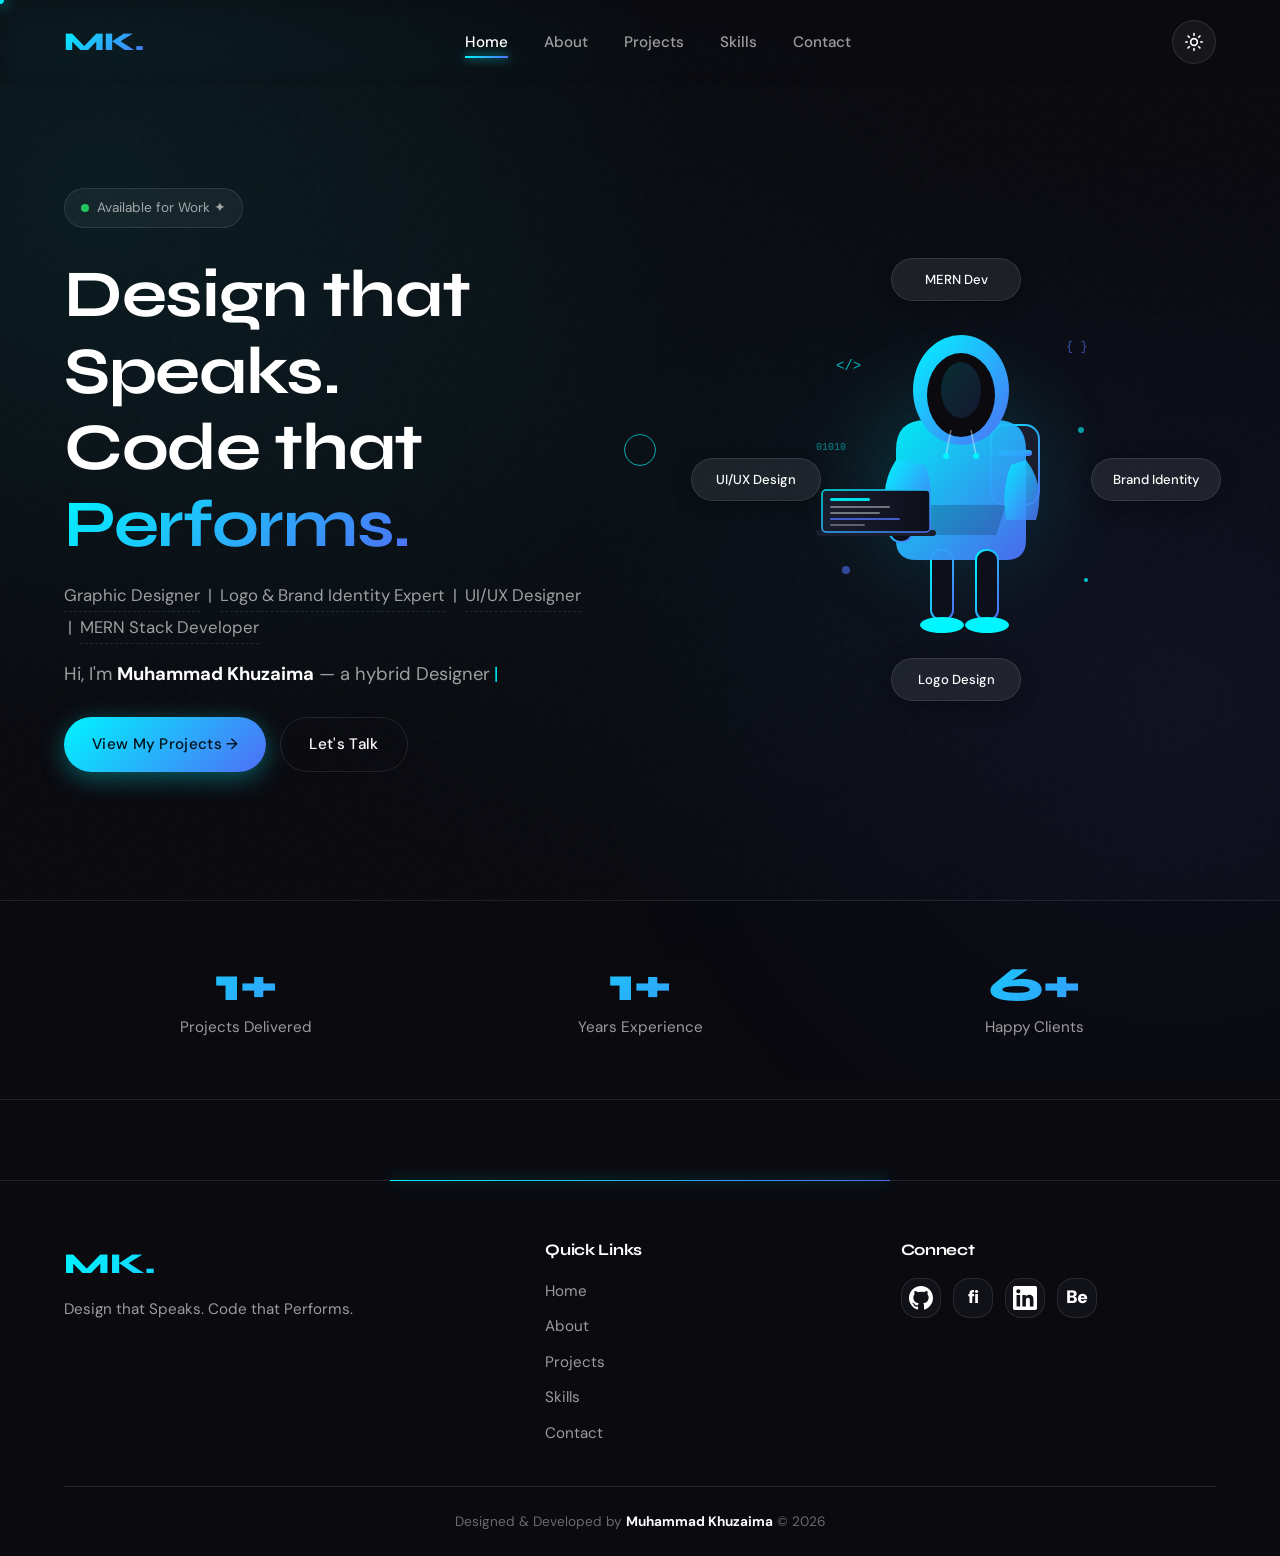
<file: index.html>
<!DOCTYPE html>
<html lang="en">
<head>
  <meta charset="UTF-8" />
  <meta name="viewport" content="width=device-width, initial-scale=1.0" />
  <meta name="description" content="Muhammad Khuzaima — Graphic Designer, Logo & Brand Identity Expert, UI/UX Designer, and MERN Stack Developer. Portfolio of design and development work." />
  <meta name="author" content="Muhammad Khuzaima" />
  <title>Muhammad Khuzaima — Designer & Developer</title>

  <!-- Google Fonts: Syne (headings) + DM Sans (body) -->
  <link rel="preconnect" href="https://fonts.googleapis.com">
  <link rel="preconnect" href="https://fonts.gstatic.com" crossorigin>
  <link href="https://fonts.googleapis.com/css2?family=Syne:wght@500;700;800&family=DM+Sans:wght@400;500;700&display=swap" rel="stylesheet">

  <!-- FOUC-prevention: apply saved theme before stylesheet loads -->
  <script>
    (function () {
      try {
        var t = localStorage.getItem('theme') || 'dark';
        document.documentElement.setAttribute('data-theme', t);
      } catch (e) { document.documentElement.setAttribute('data-theme', 'dark'); }
    })();
  </script>

  <!-- Stylesheets -->
  <link rel="stylesheet" href="css/style.css" />
  <link rel="stylesheet" href="css/animations.css" />
  <link rel="stylesheet" href="css/pages.css" />
</head>
<body>

  <!-- =================== NAVBAR =================== -->
  <nav class="navbar">
    <div class="nav-inner">
      <a href="index.html" class="nav-logo">MK.</a>
      <ul class="nav-links">
        <li><a href="index.html">Home</a></li>
        <li><a href="about.html">About</a></li>
      <li><a href="projects.html">Projects</a></li>
        <li><a href="skills.html">Skills</a></li>
        <li><a href="contact.html">Contact</a></li>
      </ul>
      <button class="theme-toggle" id="theme-toggle" aria-label="Toggle dark/light theme" title="Toggle theme">
        <svg class="icon-sun" viewBox="0 0 24 24" aria-hidden="true">
          <circle cx="12" cy="12" r="4"/>
          <path d="M12 2v2M12 20v2M4.93 4.93l1.41 1.41M17.66 17.66l1.41 1.41M2 12h2M20 12h2M6.34 17.66l-1.41 1.41M19.07 4.93l-1.41 1.41"/>
        </svg>
        <svg class="icon-moon" viewBox="0 0 24 24" aria-hidden="true">
          <path d="M21 12.79A9 9 0 1 1 11.21 3 7 7 0 0 0 21 12.79z"/>
        </svg>
      </button>
      <div class="hamburger" aria-label="Menu" role="button" tabindex="0">
        <span></span><span></span><span></span>
      </div>
    </div>
  </nav>

  <!-- Mobile drawer -->
  <div class="mobile-drawer">
    <ul>
      <li><a href="index.html">Home</a></li>
      <li><a href="about.html">About</a></li>
            <li><a href="projects.html">Projects</a></li>
      <li><a href="skills.html">Skills</a></li>
      <li><a href="contact.html">Contact</a></li>
    </ul>
  </div>

  <!-- =================== HERO =================== -->
  <main>
    <section class="hero">
      <div class="container">
        <div class="hero-grid">

          <!-- Left: text content -->
          <div class="hero-left">
            <div class="hero-tag">
              <span class="dot"></span>
              Available for Work ✦
            </div>

            <h1 class="hero-title">
              Design that Speaks.<br>
              Code that <span class="gradient-text">Performs.</span>
            </h1>

            <p class="hero-sub">
              <span class="pill">Graphic Designer</span> &nbsp;|&nbsp;
              <span class="pill">Logo &amp; Brand Identity Expert</span> &nbsp;|&nbsp;
              <span class="pill">UI/UX Designer</span> &nbsp;|&nbsp;
              <span class="pill">MERN Stack Developer</span>
            </p>

            <p class="hero-sub" style="font-size: 1.15rem; margin-top: 8px;">
              Hi, I'm <strong style="color:var(--text);">Muhammad Khuzaima</strong> — a hybrid
              <span class="typewrap" data-words="Designer,Developer,Brand Strategist,Problem Solver">Designer</span>
            </p>

            <div class="hero-ctas">
              <a href="projects.html" class="btn btn-primary">View My Projects →</a>
              <a href="contact.html" class="btn btn-ghost">Let's Talk</a>
            </div>
          </div>

          <!-- Right: mascot illustration with orbiting badges -->
          <div class="hero-visual">
            <div class="mascot-wrap">

              <!-- Floating + bobbing character -->
              <div class="mascot-float">
                <svg class="mascot-svg" viewBox="0 0 320 380" xmlns="http://www.w3.org/2000/svg" aria-label="Walking developer illustration">
                  <defs>
                    <linearGradient id="bodyGrad" x1="0" x2="1" y1="0" y2="1">
                      <stop offset="0%" stop-color="#00f5ff"/>
                      <stop offset="100%" stop-color="#4f6ef7"/>
                    </linearGradient>
                    <linearGradient id="laptopGrad" x1="0" x2="1">
                      <stop offset="0%" stop-color="#1a1d2e"/>
                      <stop offset="100%" stop-color="#0d0f1a"/>
                    </linearGradient>
                    <linearGradient id="screenGrad" x1="0" x2="1" y1="0" y2="1">
                      <stop offset="0%" stop-color="#00f5ff"/>
                      <stop offset="100%" stop-color="#4f6ef7"/>
                    </linearGradient>
                  </defs>

                  <!-- Backpack (behind body) -->
                  <rect x="195" y="135" width="48" height="80" rx="14" fill="#1a1d2e" stroke="url(#bodyGrad)" stroke-width="2"/>
                  <rect x="202" y="160" width="34" height="6" rx="3" fill="url(#bodyGrad)"/>
                  <rect x="202" y="180" width="34" height="6" rx="3" fill="rgba(255,255,255,0.15)"/>

                  <!-- Back leg (further) -->
                  <rect x="135" y="260" width="22" height="70" rx="10" fill="#0d0f1a" stroke="url(#bodyGrad)" stroke-width="2"/>
                  <ellipse cx="146" cy="335" rx="22" ry="8" fill="#00f5ff"/>

                  <!-- Body / hoodie -->
                  <path d="M 100 160 Q 100 130 130 130 L 200 130 Q 230 130 230 160 L 230 250 Q 230 270 210 270 L 120 270 Q 100 270 100 250 Z" fill="url(#bodyGrad)" opacity="0.95"/>
                  <!-- Hoodie pocket -->
                  <path d="M 120 215 L 210 215 L 200 245 L 130 245 Z" fill="rgba(0,0,0,0.18)"/>

                  <!-- Front leg -->
                  <rect x="180" y="260" width="22" height="70" rx="10" fill="#0d0f1a" stroke="url(#bodyGrad)" stroke-width="2"/>
                  <ellipse cx="191" cy="335" rx="22" ry="8" fill="#00f5ff"/>

                  <!-- Front arm holding laptop -->
                  <path d="M 100 170 Q 80 200 95 240 L 130 240 Q 140 210 130 175 Z" fill="url(#bodyGrad)"/>
                  <!-- Hand -->
                  <circle cx="105" cy="240" r="12" fill="#0d0f1a" stroke="url(#bodyGrad)" stroke-width="2"/>

                  <!-- Laptop -->
                  <g transform="translate(20 200)">
                    <rect x="0" y="40" width="120" height="6" rx="3" fill="#1a1d2e"/>
                    <rect x="6" y="0" width="108" height="42" rx="4" fill="url(#laptopGrad)" stroke="url(#screenGrad)" stroke-width="1.5"/>
                    <!-- Screen content -->
                    <rect x="14" y="8" width="40" height="3" rx="1.5" fill="#00f5ff" opacity="0.9"/>
                    <rect x="14" y="16" width="60" height="2" rx="1" fill="rgba(255,255,255,0.4)"/>
                    <rect x="14" y="22" width="50" height="2" rx="1" fill="rgba(255,255,255,0.4)"/>
                    <rect x="14" y="28" width="70" height="2" rx="1" fill="rgba(79,110,247,0.8)"/>
                    <rect x="14" y="34" width="35" height="2" rx="1" fill="rgba(255,255,255,0.3)"/>
                  </g>

                  <!-- Back arm -->
                  <path d="M 230 170 Q 250 195 240 230 L 210 230 Q 205 200 215 175 Z" fill="url(#bodyGrad)" opacity="0.85"/>

                  <!-- Hood (no face — faceless character) -->
                  <ellipse cx="165" cy="100" rx="48" ry="55" fill="url(#bodyGrad)"/>
                  <!-- Hood opening (where face would be — kept dark, no features) -->
                  <ellipse cx="165" cy="105" rx="34" ry="42" fill="#0a0a0f"/>
                  <!-- Subtle glow inside hood -->
                  <ellipse cx="165" cy="100" rx="20" ry="28" fill="url(#screenGrad)" opacity="0.15"/>
                  <!-- Hood strings -->
                  <line x1="155" y1="140" x2="150" y2="165" stroke="rgba(255,255,255,0.4)" stroke-width="1.5"/>
                  <line x1="175" y1="140" x2="180" y2="165" stroke="rgba(255,255,255,0.4)" stroke-width="1.5"/>
                  <circle cx="150" cy="166" r="3" fill="#00f5ff"/>
                  <circle cx="180" cy="166" r="3" fill="#00f5ff"/>

                  <!-- Floating code particles -->
                  <text x="40" y="80" font-family="monospace" font-size="14" fill="#00f5ff" opacity="0.7">&lt;/&gt;</text>
                  <text x="270" y="60" font-family="monospace" font-size="12" fill="#4f6ef7" opacity="0.7">{ }</text>
                  <text x="20" y="160" font-family="monospace" font-size="10" fill="#00f5ff" opacity="0.5">01010</text>
                  <circle cx="285" cy="140" r="3" fill="#00f5ff" opacity="0.6"/>
                  <circle cx="50" cy="280" r="4" fill="#4f6ef7" opacity="0.6"/>
                  <circle cx="290" cy="290" r="2" fill="#00f5ff" opacity="0.8"/>
                </svg>
              </div>

              <!-- Orbiting badges (rotates around the mascot) -->
              <div class="orbit-wrapper">
                <div class="orbit-badge b1">
                  <div class="orbit-badge-inner">MERN Dev</div>
                </div>
                <div class="orbit-badge b2">
                  <div class="orbit-badge-inner">Brand Identity</div>
                </div>
                <div class="orbit-badge b3">
                  <div class="orbit-badge-inner">Logo Design</div>
                </div>
                <div class="orbit-badge b4">
                  <div class="orbit-badge-inner">UI/UX Design</div>
                </div>

            </div>
          </div>

        </div>
      </div>
    </section>

    <!-- =================== STATS =================== -->
    <section class="stats">
      <div class="container">
        <div class="stats-grid">
          <div class="reveal">
            <span class="stat-num"><span data-count="3" data-suffix="+">0</span></span>
            <div class="stat-label">Projects Delivered</div>
          </div>
          <div class="reveal">
            <span class="stat-num"><span data-count="2" data-suffix="+">0</span></span>
            <div class="stat-label">Years Experience</div>
          </div>
          <div class="reveal">
            <span class="stat-num"><span data-count="10" data-suffix="+">0</span></span>
            <div class="stat-label">Happy Clients</div>
          </div>
        </div>
      </div>
    </section>

  </main>

  <!-- =================== FOOTER =================== -->
  <footer>
    <div class="container">
      <div class="footer-grid">
        <div class="footer-brand">
          <div class="logo">MK.</div>
          <p>Design that Speaks. Code that Performs.</p>
        </div>
        <div class="footer-col">
          <h4>Quick Links</h4>
          <ul>
            <li><a href="index.html">Home</a></li>
            <li><a href="about.html">About</a></li>
        <li><a href="projects.html">Projects</a></li>
            <li><a href="skills.html">Skills</a></li>
            <li><a href="contact.html">Contact</a></li>
          </ul>
        </div>
          <div class="footer-col">
            <h4>Connect</h4>
          <div class="footer-socials">
            <a class="github-btn" href="https://github.com/muhammadkhuzaima25" target="_blank" rel="noopener noreferrer" aria-label="GitHub">
              <svg viewBox="0 0 24 24" width="24" height="24" fill="white"><path d="M12 0C5.374 0 0 5.373 0 12c0 5.302 3.438 9.8 8.207 11.387.599.111.793-.261.793-.577v-2.234c-3.338.726-4.033-1.416-4.033-1.416-.546-1.387-1.333-1.756-1.333-1.756-1.089-.745.083-.729.083-.729 1.205.084 1.839 1.237 1.839 1.237 1.07 1.834 2.807 1.304 3.492.997.107-.775.418-1.305.762-1.604-2.665-.305-5.467-1.334-5.467-5.931 0-1.311.469-2.381 1.236-3.221-.124-.303-.535-1.524.117-3.176 0 0 1.008-.322 3.301 1.23A11.509 11.509 0 0 1 12 5.803c1.02.005 2.047.138 3.006.404 2.291-1.552 3.297-1.23 3.297-1.23.653 1.653.242 2.874.118 3.176.77.84 1.235 1.911 1.235 3.221 0 4.609-2.807 5.624-5.479 5.921.43.372.823 1.102.823 2.222v3.293c0 .319.192.694.801.576C20.566 21.797 24 17.3 24 12c0-6.627-5.373-12-12-12z"/></svg>
            </a>
            <a class="fiverr-btn" href="https://www.fiverr.com/muhmd_khuzaima" target="_blank" rel="noopener noreferrer" aria-label="Fiverr">
              <span style="color:white; font-size:18px; font-weight:900; font-family:'DM Sans',sans-serif; letter-spacing:-1px;">fi</span>
            </a>
            <a class="linkedin-btn" href="https://www.linkedin.com/in/muhammad-khuzaima-991a08313" target="_blank" rel="noopener noreferrer" aria-label="LinkedIn">
              <svg viewBox="0 0 24 24" width="24" height="24" fill="white"><path d="M20.447 20.452h-3.554v-5.569c0-1.328-.027-3.037-1.852-3.037-1.853 0-2.136 1.445-2.136 2.939v5.667H9.351V9h3.414v1.561h.046c.477-.9 1.637-1.85 3.37-1.85 3.601 0 4.267 2.37 4.267 5.455v6.286zM5.337 7.433a2.062 2.062 0 0 1-2.063-2.065 2.064 2.064 0 1 1 2.063 2.065zm1.782 13.019H3.555V9h3.564v11.452zM22.225 0H1.771C.792 0 0 .774 0 1.729v20.542C0 23.227.792 24 1.771 24h20.451C23.2 24 24 23.227 24 22.271V1.729C24 .774 23.2 0 22.222 0h.003z"/></svg>
            </a>
            <a class="behance-btn" href="https://www.behance.net/muhammakhuzaima" target="_blank" rel="noopener noreferrer" aria-label="Behance">
              <span style="color:white; font-size:18px; font-weight:900; font-family:'DM Sans',sans-serif; letter-spacing:-1px;">Be</span>
            </a>
          </div>
          </div>
      </div>
      <div class="footer-bottom">
        Designed &amp; Developed by <strong style="color:var(--text);">Muhammad Khuzaima</strong> &copy; 2026
      </div>
    </div>
  </footer>

  <!-- Scripts -->
  <script src="js/main.js"></script>
  <script src="js/animations.js"></script>
</body>
</html>
</file>
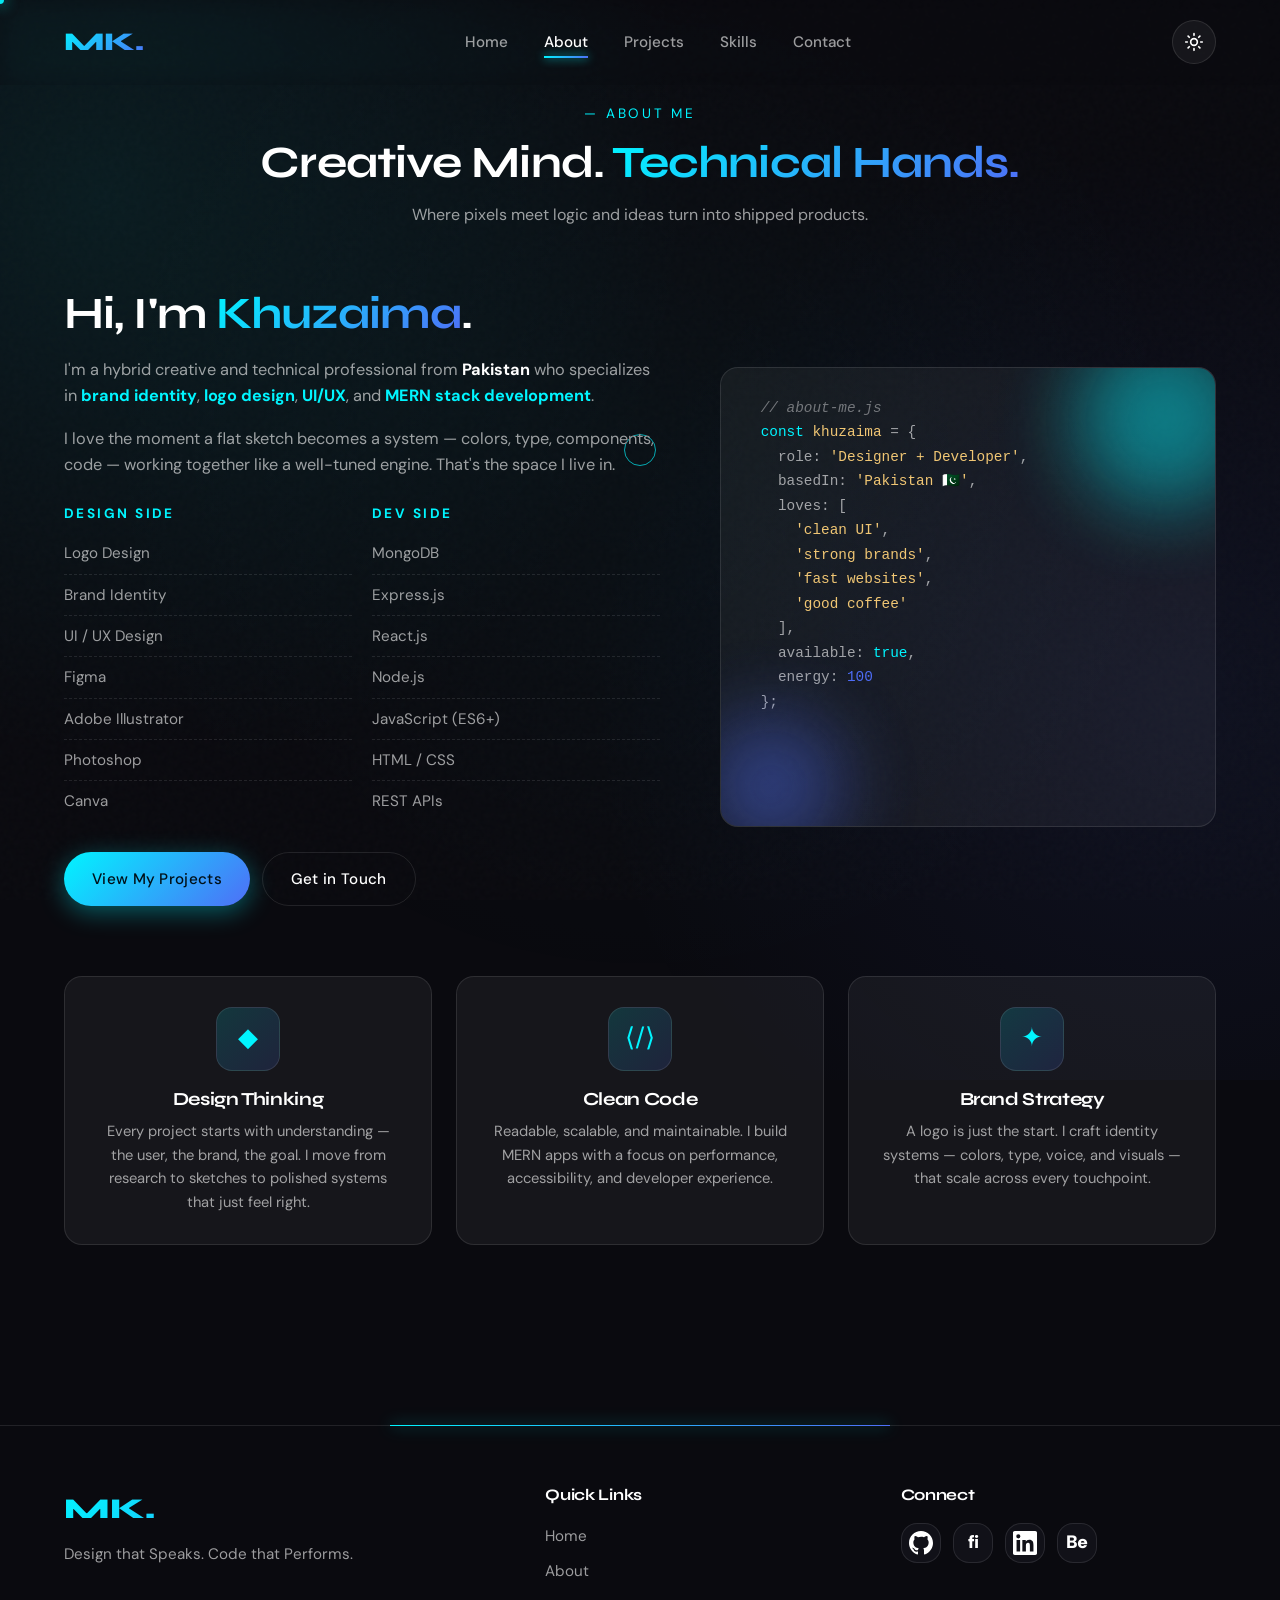
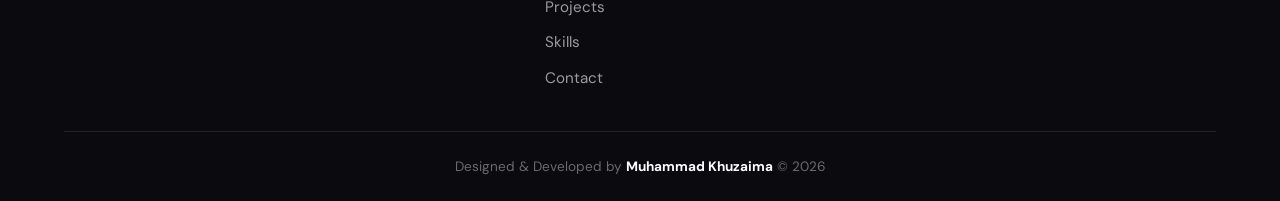
<file: about.html>
<!DOCTYPE html>
<html lang="en">
<head>
  <meta charset="UTF-8" />
  <meta name="viewport" content="width=device-width, initial-scale=1.0" />
  <meta name="description" content="About Muhammad Khuzaima — Graphic Designer & MERN Stack Developer from Pakistan." />
  <title>About — Muhammad Khuzaima</title>

  <link rel="preconnect" href="https://fonts.googleapis.com">
  <link rel="preconnect" href="https://fonts.gstatic.com" crossorigin>
  <link href="https://fonts.googleapis.com/css2?family=Syne:wght@500;700;800&family=DM+Sans:wght@400;500;700&display=swap" rel="stylesheet">

  <!-- FOUC-prevention: apply saved theme before stylesheet loads -->
  <script>
    (function () {
      try {
        var t = localStorage.getItem('theme') || 'dark';
        document.documentElement.setAttribute('data-theme', t);
      } catch (e) { document.documentElement.setAttribute('data-theme', 'dark'); }
    })();
  </script>

  <link rel="stylesheet" href="css/style.css" />
  <link rel="stylesheet" href="css/animations.css" />
  <link rel="stylesheet" href="css/pages.css" />
</head>
<body>

  <!-- =================== NAVBAR =================== -->
  <nav class="navbar">
    <div class="nav-inner">
      <a href="index.html" class="nav-logo">MK.</a>
      <ul class="nav-links">
        <li><a href="index.html">Home</a></li>
        <li><a href="about.html">About</a></li>
      <li><a href="projects.html">Projects</a></li>
        <li><a href="skills.html">Skills</a></li>
        <li><a href="contact.html">Contact</a></li>
      </ul>
      <button class="theme-toggle" id="theme-toggle" aria-label="Toggle dark/light theme" title="Toggle theme">
        <svg class="icon-sun" viewBox="0 0 24 24" aria-hidden="true">
          <circle cx="12" cy="12" r="4"/>
          <path d="M12 2v2M12 20v2M4.93 4.93l1.41 1.41M17.66 17.66l1.41 1.41M2 12h2M20 12h2M6.34 17.66l-1.41 1.41M19.07 4.93l-1.41 1.41"/>
        </svg>
        <svg class="icon-moon" viewBox="0 0 24 24" aria-hidden="true">
          <path d="M21 12.79A9 9 0 1 1 11.21 3 7 7 0 0 0 21 12.79z"/>
        </svg>
      </button>
      <div class="hamburger" aria-label="Menu" role="button" tabindex="0">
        <span></span><span></span><span></span>
      </div>
    </div>
  </nav>

  <div class="mobile-drawer">
    <ul>
      <li><a href="index.html">Home</a></li>
      <li><a href="about.html">About</a></li>
            <li><a href="projects.html">Projects</a></li>
      <li><a href="skills.html">Skills</a></li>
      <li><a href="contact.html">Contact</a></li>
    </ul>
  </div>

  <!-- =================== ABOUT =================== -->
  <main>
    <section>
      <div class="container">

        <div class="section-title reveal">
          <div class="tag">— About Me</div>
          <h2>Creative Mind. <span class="gradient-text">Technical Hands.</span></h2>
          <p>Where pixels meet logic and ideas turn into shipped products.</p>
        </div>

        <div class="about-grid">

          <!-- Left: text -->
          <div class="about-text reveal">
            <h2>Hi, I'm <span class="gradient-text">Khuzaima</span>.</h2>
            <p>
              I'm a hybrid creative and technical professional from
              <strong style="color:var(--text);">Pakistan</strong> who specializes in
              <strong style="color:var(--primary);">brand identity</strong>,
              <strong style="color:var(--primary);">logo design</strong>,
              <strong style="color:var(--primary);">UI/UX</strong>, and
              <strong style="color:var(--primary);">MERN stack development</strong>.
            </p>
            <p>
              I love the moment a flat sketch becomes a system — colors, type, components, code —
              working together like a well-tuned engine. That's the space I live in.
            </p>

            <!-- Design / Dev columns -->
            <div class="about-cols">
              <div class="about-col">
                <h4>Design Side</h4>
                <ul>
                  <li>Logo Design</li>
                  <li>Brand Identity</li>
                  <li>UI / UX Design</li>
                  <li>Figma</li>
                  <li>Adobe Illustrator</li>
                  <li>Photoshop</li>
                  <li>Canva</li>
                </ul>
              </div>
              <div class="about-col">
                <h4>Dev Side</h4>
                <ul>
                  <li>MongoDB</li>
                  <li>Express.js</li>
                  <li>React.js</li>
                  <li>Node.js</li>
                  <li>JavaScript (ES6+)</li>
                  <li>HTML / CSS</li>
                  <li>REST APIs</li>
                </ul>
              </div>
            </div>

            <div style="margin-top: 30px; display: flex; gap: 12px; flex-wrap: wrap;">
              <a href="projects.html" class="btn btn-primary">View My Projects</a>
              <a href="contact.html" class="btn btn-ghost">Get in Touch</a>
            </div>
          </div>

          <!-- Right: decorative code block + floating shapes -->
          <div class="about-visual reveal">
            <span class="float-shape s1"></span>
            <span class="float-shape s2"></span>

            <div class="code-block">
              <span class="line c-com">// about-me.js</span>
              <span class="line"><span class="c-key">const</span> <span class="c-str">khuzaima</span> = {</span>
              <span class="line">&nbsp;&nbsp;role: <span class="c-str">'Designer + Developer'</span>,</span>
              <span class="line">&nbsp;&nbsp;basedIn: <span class="c-str">'Pakistan 🇵🇰'</span>,</span>
              <span class="line">&nbsp;&nbsp;loves: [</span>
              <span class="line">&nbsp;&nbsp;&nbsp;&nbsp;<span class="c-str">'clean UI'</span>,</span>
              <span class="line">&nbsp;&nbsp;&nbsp;&nbsp;<span class="c-str">'strong brands'</span>,</span>
              <span class="line">&nbsp;&nbsp;&nbsp;&nbsp;<span class="c-str">'fast websites'</span>,</span>
              <span class="line">&nbsp;&nbsp;&nbsp;&nbsp;<span class="c-str">'good coffee'</span></span>
              <span class="line">&nbsp;&nbsp;],</span>
              <span class="line">&nbsp;&nbsp;available: <span class="c-key">true</span>,</span>
              <span class="line">&nbsp;&nbsp;energy: <span class="c-num">100</span></span>
              <span class="line">};</span>
              <span class="line"></span>
            </div>
          </div>

        </div>

        <!-- Approach -->
        <div class="approach stagger">
          <div class="glass approach-card">
            <div class="approach-icon">◆</div>
            <h3>Design Thinking</h3>
            <p>Every project starts with understanding — the user, the brand, the goal. I move from research to sketches to polished systems that just feel right.</p>
          </div>
          <div class="glass approach-card">
            <div class="approach-icon">⟨/⟩</div>
            <h3>Clean Code</h3>
            <p>Readable, scalable, and maintainable. I build MERN apps with a focus on performance, accessibility, and developer experience.</p>
          </div>
          <div class="glass approach-card">
            <div class="approach-icon">✦</div>
            <h3>Brand Strategy</h3>
            <p>A logo is just the start. I craft identity systems — colors, type, voice, and visuals — that scale across every touchpoint.</p>
          </div>
        </div>

      </div>
    </section>
  </main>

  <!-- =================== FOOTER =================== -->
  <footer>
    <div class="container">
      <div class="footer-grid">
        <div class="footer-brand">
          <div class="logo">MK.</div>
          <p>Design that Speaks. Code that Performs.</p>
        </div>
        <div class="footer-col">
          <h4>Quick Links</h4>
          <ul>
            <li><a href="index.html">Home</a></li>
            <li><a href="about.html">About</a></li>
        <li><a href="projects.html">Projects</a></li>
            <li><a href="skills.html">Skills</a></li>
            <li><a href="contact.html">Contact</a></li>
          </ul>
        </div>
        <div class="footer-col">
          <h4>Connect</h4>
          <div class="footer-socials">
            <a class="github-btn" href="https://github.com/muhammadkhuzaima25" target="_blank" rel="noopener noreferrer" aria-label="GitHub">
              <svg viewBox="0 0 24 24" width="24" height="24" fill="white"><path d="M12 0C5.374 0 0 5.373 0 12c0 5.302 3.438 9.8 8.207 11.387.599.111.793-.261.793-.577v-2.234c-3.338.726-4.033-1.416-4.033-1.416-.546-1.387-1.333-1.756-1.333-1.756-1.089-.745.083-.729.083-.729 1.205.084 1.839 1.237 1.839 1.237 1.07 1.834 2.807 1.304 3.492.997.107-.775.418-1.305.762-1.604-2.665-.305-5.467-1.334-5.467-5.931 0-1.311.469-2.381 1.236-3.221-.124-.303-.535-1.524.117-3.176 0 0 1.008-.322 3.301 1.23A11.509 11.509 0 0 1 12 5.803c1.02.005 2.047.138 3.006.404 2.291-1.552 3.297-1.23 3.297-1.23.653 1.653.242 2.874.118 3.176.77.84 1.235 1.911 1.235 3.221 0 4.609-2.807 5.624-5.479 5.921.43.372.823 1.102.823 2.222v3.293c0 .319.192.694.801.576C20.566 21.797 24 17.3 24 12c0-6.627-5.373-12-12-12z"/></svg>
            </a>
            <a class="fiverr-btn" href="https://www.fiverr.com/muhmd_khuzaima" target="_blank" rel="noopener noreferrer" aria-label="Fiverr">
              <span style="color:white; font-size:18px; font-weight:900; font-family:'DM Sans',sans-serif; letter-spacing:-1px;">fi</span>
            </a>
            <a class="linkedin-btn" href="https://www.linkedin.com/in/muhammad-khuzaima-991a08313" target="_blank" rel="noopener noreferrer" aria-label="LinkedIn">
              <svg viewBox="0 0 24 24" width="24" height="24" fill="white"><path d="M20.447 20.452h-3.554v-5.569c0-1.328-.027-3.037-1.852-3.037-1.853 0-2.136 1.445-2.136 2.939v5.667H9.351V9h3.414v1.561h.046c.477-.9 1.637-1.85 3.37-1.85 3.601 0 4.267 2.37 4.267 5.455v6.286zM5.337 7.433a2.062 2.062 0 0 1-2.063-2.065 2.064 2.064 0 1 1 2.063 2.065zm1.782 13.019H3.555V9h3.564v11.452zM22.225 0H1.771C.792 0 0 .774 0 1.729v20.542C0 23.227.792 24 1.771 24h20.451C23.2 24 24 23.227 24 22.271V1.729C24 .774 23.2 0 22.222 0h.003z"/></svg>
            </a>
            <a class="behance-btn" href="https://www.behance.net/muhammakhuzaima" target="_blank" rel="noopener noreferrer" aria-label="Behance">
              <span style="color:white; font-size:18px; font-weight:900; font-family:'DM Sans',sans-serif; letter-spacing:-1px;">Be</span>
            </a>
          </div>
        </div>
      </div>
      <div class="footer-bottom">
        Designed &amp; Developed by <strong style="color:var(--text);">Muhammad Khuzaima</strong> &copy; 2026
      </div>
    </div>
  </footer>

  <script src="js/main.js"></script>
  <script src="js/animations.js"></script>
</body>
</html>
</file>
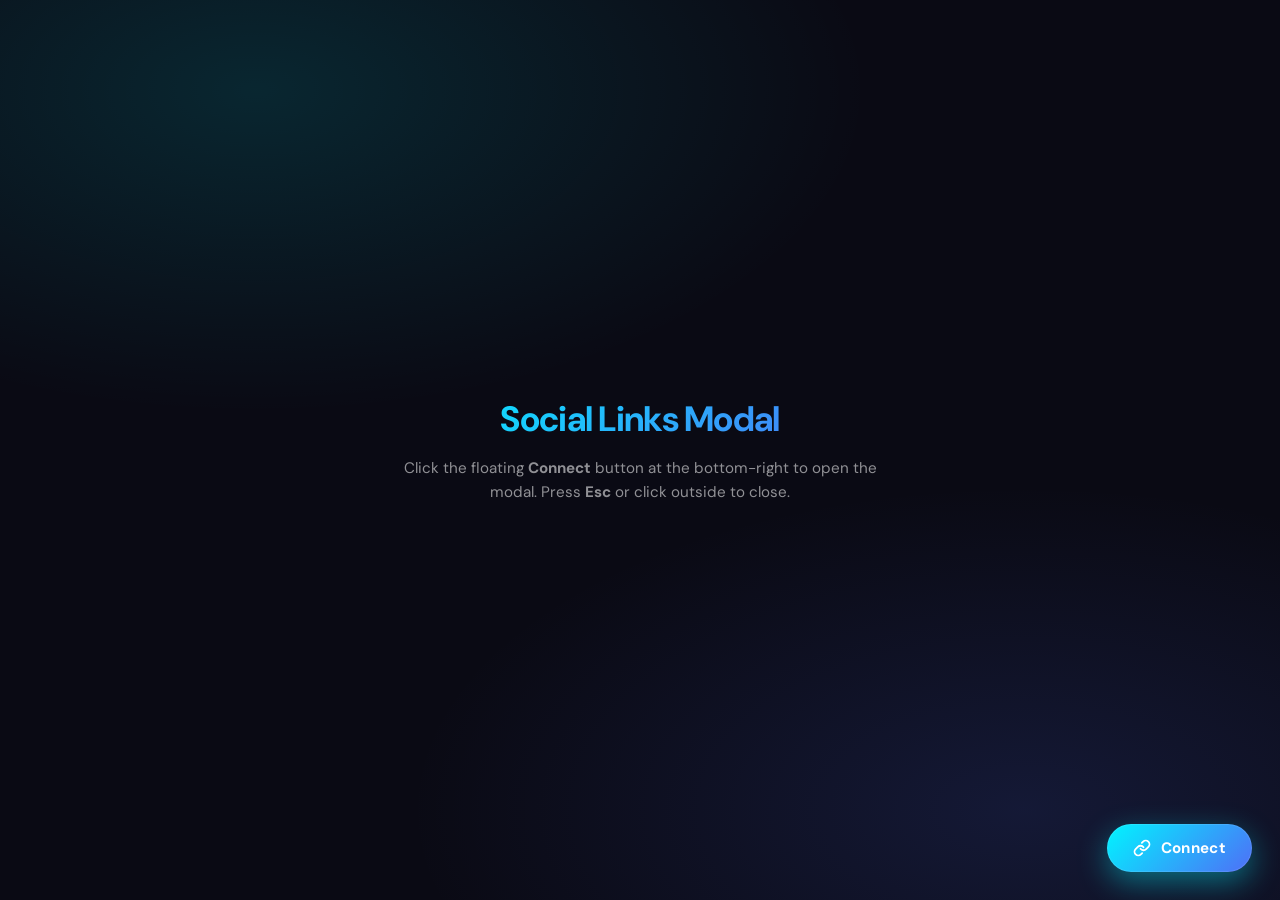
<file: connect-modal.html>
<!DOCTYPE html>
<html lang="en">
<head>
<meta charset="UTF-8" />
<meta name="viewport" content="width=device-width, initial-scale=1.0" />
<title>Connect — Social Links Modal</title>
<link rel="preconnect" href="https://fonts.googleapis.com">
<link rel="preconnect" href="https://fonts.gstatic.com" crossorigin>
<link href="https://fonts.googleapis.com/css2?family=DM+Sans:wght@400;500;700&display=swap" rel="stylesheet">
<style>
  *, *::before, *::after { box-sizing: border-box; margin: 0; padding: 0; }

  html, body { height: 100%; }

  body {
    font-family: 'DM Sans', -apple-system, BlinkMacSystemFont, 'Segoe UI', sans-serif;
    background:
      radial-gradient(ellipse 80% 60% at 20% 10%, rgba(0, 245, 255, 0.12), transparent 60%),
      radial-gradient(ellipse 80% 60% at 80% 90%, rgba(79, 110, 247, 0.15), transparent 60%),
      #0a0a14;
    min-height: 100vh;
    color: #fff;
    display: flex;
    align-items: center;
    justify-content: center;
    padding: 20px;
    -webkit-font-smoothing: antialiased;
  }

  /* ============ DEMO PAGE CONTENT ============ */
  .demo-content {
    text-align: center;
    max-width: 520px;
  }
  .demo-content h1 {
    font-size: clamp(1.6rem, 4vw, 2.2rem);
    font-weight: 700;
    margin-bottom: 14px;
    background: linear-gradient(135deg, #00f5ff, #4f6ef7);
    -webkit-background-clip: text;
    background-clip: text;
    -webkit-text-fill-color: transparent;
    letter-spacing: -0.02em;
  }
  .demo-content p {
    color: rgba(255, 255, 255, 0.55);
    font-size: 0.95rem;
    line-height: 1.6;
  }

  /* ============ FLOATING TRIGGER ============ */
  .connect-trigger {
    position: fixed;
    bottom: 28px;
    right: 28px;
    background: linear-gradient(135deg, #00f5ff 0%, #4f6ef7 100%);
    color: #fff;
    border: none;
    border-radius: 50px;
    padding: 14px 26px;
    font-family: inherit;
    font-size: 0.95rem;
    font-weight: 700;
    letter-spacing: 0.02em;
    cursor: pointer;
    display: inline-flex;
    align-items: center;
    gap: 10px;
    box-shadow:
      0 10px 30px rgba(0, 245, 255, 0.4),
      0 0 0 1px rgba(255, 255, 255, 0.1) inset;
    transition: transform 0.3s cubic-bezier(0.34, 1.56, 0.64, 1),
                box-shadow 0.3s ease;
    z-index: 100;
  }
  .connect-trigger:hover {
    transform: translateY(-3px) scale(1.05);
    box-shadow:
      0 15px 40px rgba(0, 245, 255, 0.55),
      0 0 0 1px rgba(255, 255, 255, 0.2) inset;
  }
  .connect-trigger:active { transform: translateY(0) scale(1); }
  .connect-trigger:focus-visible {
    outline: 2px solid #00f5ff;
    outline-offset: 4px;
  }
  .connect-trigger svg {
    width: 18px; height: 18px;
    flex-shrink: 0;
  }

  /* ============ MODAL OVERLAY ============ */
  .modal-overlay {
    position: fixed;
    inset: 0;
    background: rgba(0, 0, 0, 0.5);
    backdrop-filter: blur(12px);
    -webkit-backdrop-filter: blur(12px);
    display: flex;
    align-items: center;
    justify-content: center;
    padding: 20px;
    opacity: 0;
    pointer-events: none;
    transition: opacity 0.3s cubic-bezier(0.4, 0, 0.2, 1);
    z-index: 1000;
  }
  .modal-overlay.active {
    opacity: 1;
    pointer-events: auto;
  }

  /* ============ MODAL CARD ============ */
  .modal-card {
    background: rgba(20, 20, 30, 0.95);
    border: 1px solid rgba(255, 255, 255, 0.1);
    border-radius: 16px;
    box-shadow: 0 25px 50px rgba(0, 0, 0, 0.5);
    padding: 36px 32px 32px;
    width: 100%;
    max-width: 420px;
    transform: scale(0.8);
    transition: transform 0.3s cubic-bezier(0.34, 1.56, 0.64, 1);
    position: relative;
  }
  .modal-overlay.active .modal-card {
    transform: scale(1);
  }

  /* ============ CLOSE BUTTON ============ */
  .modal-close {
    position: absolute;
    top: 16px;
    right: 16px;
    width: 34px;
    height: 34px;
    background: transparent;
    border: 1px solid rgba(255, 255, 255, 0.1);
    border-radius: 50%;
    color: rgba(255, 255, 255, 0.7);
    cursor: pointer;
    display: flex;
    align-items: center;
    justify-content: center;
    transition: all 0.3s cubic-bezier(0.4, 0, 0.2, 1);
  }
  .modal-close:hover {
    color: #00f5ff;
    border-color: #00f5ff;
    box-shadow: 0 0 16px rgba(0, 245, 255, 0.5);
  }
  .modal-close:focus-visible {
    outline: 2px solid #00f5ff;
    outline-offset: 2px;
  }
  .modal-close svg {
    width: 16px; height: 16px;
  }

  /* ============ MODAL TITLE ============ */
  .modal-title {
    font-size: 1.6rem;
    font-weight: 700;
    color: #fff;
    margin-bottom: 28px;
    letter-spacing: -0.02em;
  }

  /* ============ SECTIONS ============ */
  .section { margin-bottom: 26px; }
  .section:last-child { margin-bottom: 0; }
  .section-label {
    font-size: 0.72rem;
    text-transform: uppercase;
    letter-spacing: 0.12em;
    color: rgba(255, 255, 255, 0.5);
    font-weight: 500;
    margin-bottom: 14px;
  }

  /* ============ SOCIAL BUTTONS ROW ============ */
  .social-buttons {
    display: flex;
    gap: 12px;
    flex-wrap: wrap;
    justify-content: center;
  }

  /* ============ INDIVIDUAL ICON BUTTON ============ */
  .social-btn {
    position: relative;
    width: 56px;
    height: 56px;
    border-radius: 18px;
    background: #0d0d0d;
    border: 1px solid rgba(255, 255, 255, 0.08);
    color: #fff;
    display: flex;
    align-items: center;
    justify-content: center;
    text-decoration: none;
    cursor: pointer;
    flex-shrink: 0;
    box-shadow: 0 4px 15px rgba(0, 0, 0, 0.4);
    transition: all 0.25s cubic-bezier(0.34, 1.56, 0.64, 1);
    opacity: 0;
    transform: scale(0.5);
  }
  .modal-overlay.active .social-btn {
    opacity: 1;
    transform: scale(1);
  }
  .modal-overlay.active .social-btn:nth-child(1) { transition-delay: 0.05s; }
  .modal-overlay.active .social-btn:nth-child(2) { transition-delay: 0.10s; }
  .modal-overlay.active .social-btn:nth-child(3) { transition-delay: 0.15s; }
  .modal-overlay.active .social-btn:nth-child(4) { transition-delay: 0.20s; }

  .social-btn:hover {
    background: #1a1a1a;
    transform: translateY(-3px) scale(1.08);
    border-color: rgba(255, 255, 255, 0.18);
  }
  .social-btn:active {
    transform: translateY(-3px) scale(0.95);
  }
  .social-btn[data-platform="GitHub"]:hover {
    border-color: rgba(255, 255, 255, 0.45);
    box-shadow:
      0 4px 18px rgba(0, 0, 0, 0.5),
      0 0 22px rgba(255, 255, 255, 0.28);
  }
  .social-btn[data-platform="Fiverr"]::before {
    content: "";
    position: absolute;
    inset: 8px;
    border-radius: 50%;
    background: #1dbf73;
    opacity: 0;
    transform: scale(0.5);
    transition: opacity 0.3s ease, transform 0.3s cubic-bezier(0.34, 1.56, 0.64, 1);
    z-index: 0;
  }
  .social-btn[data-platform="Fiverr"]:hover::before {
    opacity: 1;
    transform: scale(1);
  }
  .social-btn[data-platform="Fiverr"] svg {
    position: relative;
    z-index: 1;
  }
  .social-btn[data-platform="Fiverr"]:hover {
    border-color: rgba(29, 191, 115, 0.5);
    box-shadow:
      0 4px 18px rgba(0, 0, 0, 0.5),
      0 0 22px rgba(29, 191, 115, 0.45);
  }
  .social-btn[data-platform="LinkedIn"]:hover {
    border-color: rgba(0, 119, 181, 0.55);
    box-shadow:
      0 4px 18px rgba(0, 0, 0, 0.5),
      0 0 22px rgba(0, 119, 181, 0.45);
  }
  .social-btn[data-platform="Behance"]:hover {
    border-color: rgba(23, 105, 255, 0.55);
    box-shadow:
      0 4px 18px rgba(0, 0, 0, 0.5),
      0 0 22px rgba(23, 105, 255, 0.45);
  }
  .social-btn:focus-visible {
    outline: 2px solid #00f5ff;
    outline-offset: 3px;
  }
  .social-btn svg {
    width: 26px;
    height: 26px;
    display: block;
    pointer-events: none;
    text-rendering: geometricPrecision;
    shape-rendering: geometricPrecision;
  }

  /* ============ COPY LINK BUTTON ============ */
  .copy-link-btn {
    width: 100%;
    display: flex;
    align-items: center;
    justify-content: center;
    gap: 10px;
    background: rgba(255, 255, 255, 0.05);
    border: 1px solid rgba(255, 255, 255, 0.1);
    color: #fff;
    font-family: inherit;
    font-size: 0.95rem;
    font-weight: 500;
    padding: 12px 18px;
    border-radius: 10px;
    cursor: pointer;
    transition: all 0.3s cubic-bezier(0.4, 0, 0.2, 1);
  }
  .copy-link-btn:hover {
    background: rgba(255, 255, 255, 0.1);
    border-color: rgba(255, 255, 255, 0.25);
  }
  .copy-link-btn:focus-visible {
    outline: 2px solid #00f5ff;
    outline-offset: 2px;
  }
  .copy-link-btn.copied {
    background: rgba(0, 245, 255, 0.12);
    border-color: #00f5ff;
    color: #00f5ff;
    box-shadow: 0 0 16px rgba(0, 245, 255, 0.3);
  }
  .copy-link-btn svg {
    width: 18px;
    height: 18px;
    flex-shrink: 0;
  }
  .copy-link-btn .copy-text {
    transition: opacity 0.2s ease;
  }

  /* ============ RESPONSIVE ============ */
  @media (max-width: 480px) {
    .modal-card { padding: 30px 22px 24px; border-radius: 14px; }
    .modal-title { font-size: 1.35rem; margin-bottom: 24px; }
    .connect-trigger { padding: 12px 20px; font-size: 0.88rem; bottom: 20px; right: 20px; }
    .social-buttons { gap: 10px; }
  }
</style>
</head>
<body>

  <main class="demo-content">
    <h1>Social Links Modal</h1>
    <p>Click the floating <strong>Connect</strong> button at the bottom-right to open the modal. Press <strong>Esc</strong> or click outside to close.</p>
  </main>

  <!-- ============ FLOATING TRIGGER ============ -->
  <button class="connect-trigger" id="connectTrigger" type="button" aria-label="Open connect modal" aria-haspopup="dialog" aria-expanded="false">
    <svg viewBox="0 0 24 24" fill="none" stroke="currentColor" stroke-width="2.4" stroke-linecap="round" stroke-linejoin="round" aria-hidden="true">
      <path d="M10 13a5 5 0 0 0 7.54.54l3-3a5 5 0 0 0-7.07-7.07l-1.72 1.71"/>
      <path d="M14 11a5 5 0 0 0-7.54-.54l-3 3a5 5 0 0 0 7.07 7.07l1.71-1.71"/>
    </svg>
    <span>Connect</span>
  </button>

  <!-- ============ MODAL ============ -->
  <div class="modal-overlay" id="modalOverlay" role="dialog" aria-modal="true" aria-labelledby="modalTitle" aria-hidden="true">
    <div class="modal-card" role="document">

      <button class="modal-close" id="modalClose" type="button" aria-label="Close modal">
        <svg viewBox="0 0 24 24" fill="none" stroke="currentColor" stroke-width="2.4" stroke-linecap="round" aria-hidden="true">
          <line x1="6" y1="6" x2="18" y2="18"/>
          <line x1="18" y1="6" x2="6" y2="18"/>
        </svg>
      </button>

      <h2 class="modal-title" id="modalTitle">Let&rsquo;s Connect</h2>

      <!-- Section 1: Social platforms -->
      <div class="section">
        <div class="section-label">Find me on</div>
        <div class="social-buttons">

          <!-- GitHub -->
          <a href="https://github.com/muhammadkhuzaima25" target="_blank" rel="noopener noreferrer" class="social-btn" data-platform="GitHub" aria-label="GitHub (opens in new tab)">
            <svg viewBox="0 0 24 24" fill="currentColor" aria-hidden="true">
              <path d="M12 .3a12 12 0 0 0-3.8 23.4c.6.1.8-.3.8-.6v-2c-3.3.7-4-1.6-4-1.6-.5-1.4-1.3-1.8-1.3-1.8-1.1-.7.1-.7.1-.7 1.2.1 1.8 1.2 1.8 1.2 1 1.8 2.8 1.3 3.5 1 .1-.8.4-1.3.8-1.6-2.7-.3-5.5-1.3-5.5-6 0-1.3.5-2.4 1.2-3.2-.1-.3-.5-1.6.1-3.3 0 0 1-.3 3.3 1.2a11.5 11.5 0 0 1 6 0c2.3-1.5 3.3-1.2 3.3-1.2.7 1.7.3 3 .1 3.3.8.8 1.2 1.9 1.2 3.2 0 4.7-2.9 5.7-5.6 6 .4.4.8 1.1.8 2.2v3.3c0 .3.2.7.8.6A12 12 0 0 0 12 .3"/>
            </svg>
          </a>

          <!-- Fiverr -->
          <a href="https://www.fiverr.com/muhmd_khuzaima" target="_blank" rel="noopener noreferrer" class="social-btn" data-platform="Fiverr" aria-label="Fiverr (opens in new tab)">
            <svg viewBox="0 0 32 32" aria-hidden="true">
              <text x="16" y="16" text-anchor="middle" dominant-baseline="central" font-family="'Arial Black', 'Helvetica Neue', Impact, sans-serif" font-weight="800" font-size="20" letter-spacing="-1.4" fill="#ffffff">fi</text>
            </svg>
          </a>

          <!-- LinkedIn -->
          <a href="https://www.linkedin.com/in/muhammad-khuzaima-991a08313" target="_blank" rel="noopener noreferrer" class="social-btn" data-platform="LinkedIn" aria-label="LinkedIn (opens in new tab)">
            <svg viewBox="0 0 32 32" aria-hidden="true">
              <text x="16" y="16" text-anchor="middle" dominant-baseline="central" font-family="'Arial Black', 'Helvetica Neue', Impact, sans-serif" font-weight="900" font-size="21" letter-spacing="-1.6" fill="currentColor">in</text>
            </svg>
          </a>

          <!-- Behance -->
          <a href="https://www.behance.net/muhammakhuzaima" target="_blank" rel="noopener noreferrer" class="social-btn" data-platform="Behance" aria-label="Behance (opens in new tab)">
            <svg viewBox="0 0 24 24" fill="white" width="26" height="26">
              <path d="M22 7h-7V5h7v2zm1.726 10c-.442 1.297-2.029 3-5.101 3-3.074 0-5.564-1.729-5.564-5.675 0-3.91 2.325-5.92 5.466-5.92 3.082 0 4.964 1.782 5.375 4.426.078.506.109 1.188.095 2.14H15.97c.13 3.211 3.483 3.312 4.588 2.029h3.168zm-7.686-4h4.965c-.105-1.547-1.136-2.219-2.477-2.219-1.466 0-2.277.768-2.488 2.219zm-9.574 6.988H0V5.021h6.953c5.476.081 5.58 5.444 2.72 6.906 3.461 1.26 3.577 8.061-3.207 8.061zM3 11h3.584c2.508 0 2.906-3-.312-3H3v3zm3.391 3H3v3.016h3.341c3.055 0 2.868-3.016.05-3.016z"/>
            </svg>
          </a>

        </div>
      </div>

      <!-- Section 2: Copy page URL -->
      <div class="section">
        <div class="section-label">Page direct</div>
        <button class="copy-link-btn" id="copyLinkBtn" type="button">
          <svg viewBox="0 0 24 24" fill="none" stroke="currentColor" stroke-width="2" stroke-linecap="round" stroke-linejoin="round" aria-hidden="true">
            <path d="M10 13a5 5 0 0 0 7.54.54l3-3a5 5 0 0 0-7.07-7.07l-1.72 1.71"/>
            <path d="M14 11a5 5 0 0 0-7.54-.54l-3 3a5 5 0 0 0 7.07 7.07l1.71-1.71"/>
          </svg>
          <span class="copy-text">Copy Link</span>
        </button>
      </div>

    </div>
  </div>

<script>
(function () {
  'use strict';

  const trigger  = document.getElementById('connectTrigger');
  const overlay  = document.getElementById('modalOverlay');
  const closeBtn = document.getElementById('modalClose');
  const copyBtn  = document.getElementById('copyLinkBtn');
  const copyText = copyBtn.querySelector('.copy-text');

  let copiedTimer = null;
  let lastFocus = null;

  function openModal() {
    lastFocus = document.activeElement;
    overlay.classList.add('active');
    overlay.setAttribute('aria-hidden', 'false');
    trigger.setAttribute('aria-expanded', 'true');
    document.body.style.overflow = 'hidden';
    // Move focus to close button for accessibility
    setTimeout(() => closeBtn.focus(), 50);
  }

  function closeModal() {
    overlay.classList.remove('active');
    overlay.setAttribute('aria-hidden', 'true');
    trigger.setAttribute('aria-expanded', 'false');
    document.body.style.overflow = '';
    if (lastFocus && typeof lastFocus.focus === 'function') {
      lastFocus.focus();
    }
  }

  // Open
  trigger.addEventListener('click', openModal);

  // Close (X)
  closeBtn.addEventListener('click', closeModal);

  // Close (click outside card)
  overlay.addEventListener('click', (e) => {
    if (e.target === overlay) closeModal();
  });

  // Close (Esc)
  document.addEventListener('keydown', (e) => {
    if (e.key === 'Escape' && overlay.classList.contains('active')) {
      closeModal();
    }
  });

  // Copy link to clipboard
  copyBtn.addEventListener('click', async () => {
    const url = window.location.href;
    const original = 'Copy Link';
    let success = false;

    try {
      if (navigator.clipboard && window.isSecureContext) {
        await navigator.clipboard.writeText(url);
        success = true;
      } else {
        // Fallback for non-secure contexts (file://, http://)
        const ta = document.createElement('textarea');
        ta.value = url;
        ta.setAttribute('readonly', '');
        ta.style.position = 'fixed';
        ta.style.top = '0';
        ta.style.left = '0';
        ta.style.opacity = '0';
        document.body.appendChild(ta);
        ta.select();
        success = document.execCommand('copy');
        document.body.removeChild(ta);
      }
    } catch (err) {
      success = false;
    }

    copyBtn.classList.add('copied');
    copyText.textContent = success ? 'Copied! \u2713' : 'Press Ctrl+C';

    clearTimeout(copiedTimer);
    copiedTimer = setTimeout(() => {
      copyBtn.classList.remove('copied');
      copyText.textContent = original;
    }, 2000);
  });
})();
</script>

</body>
</html>
</file>
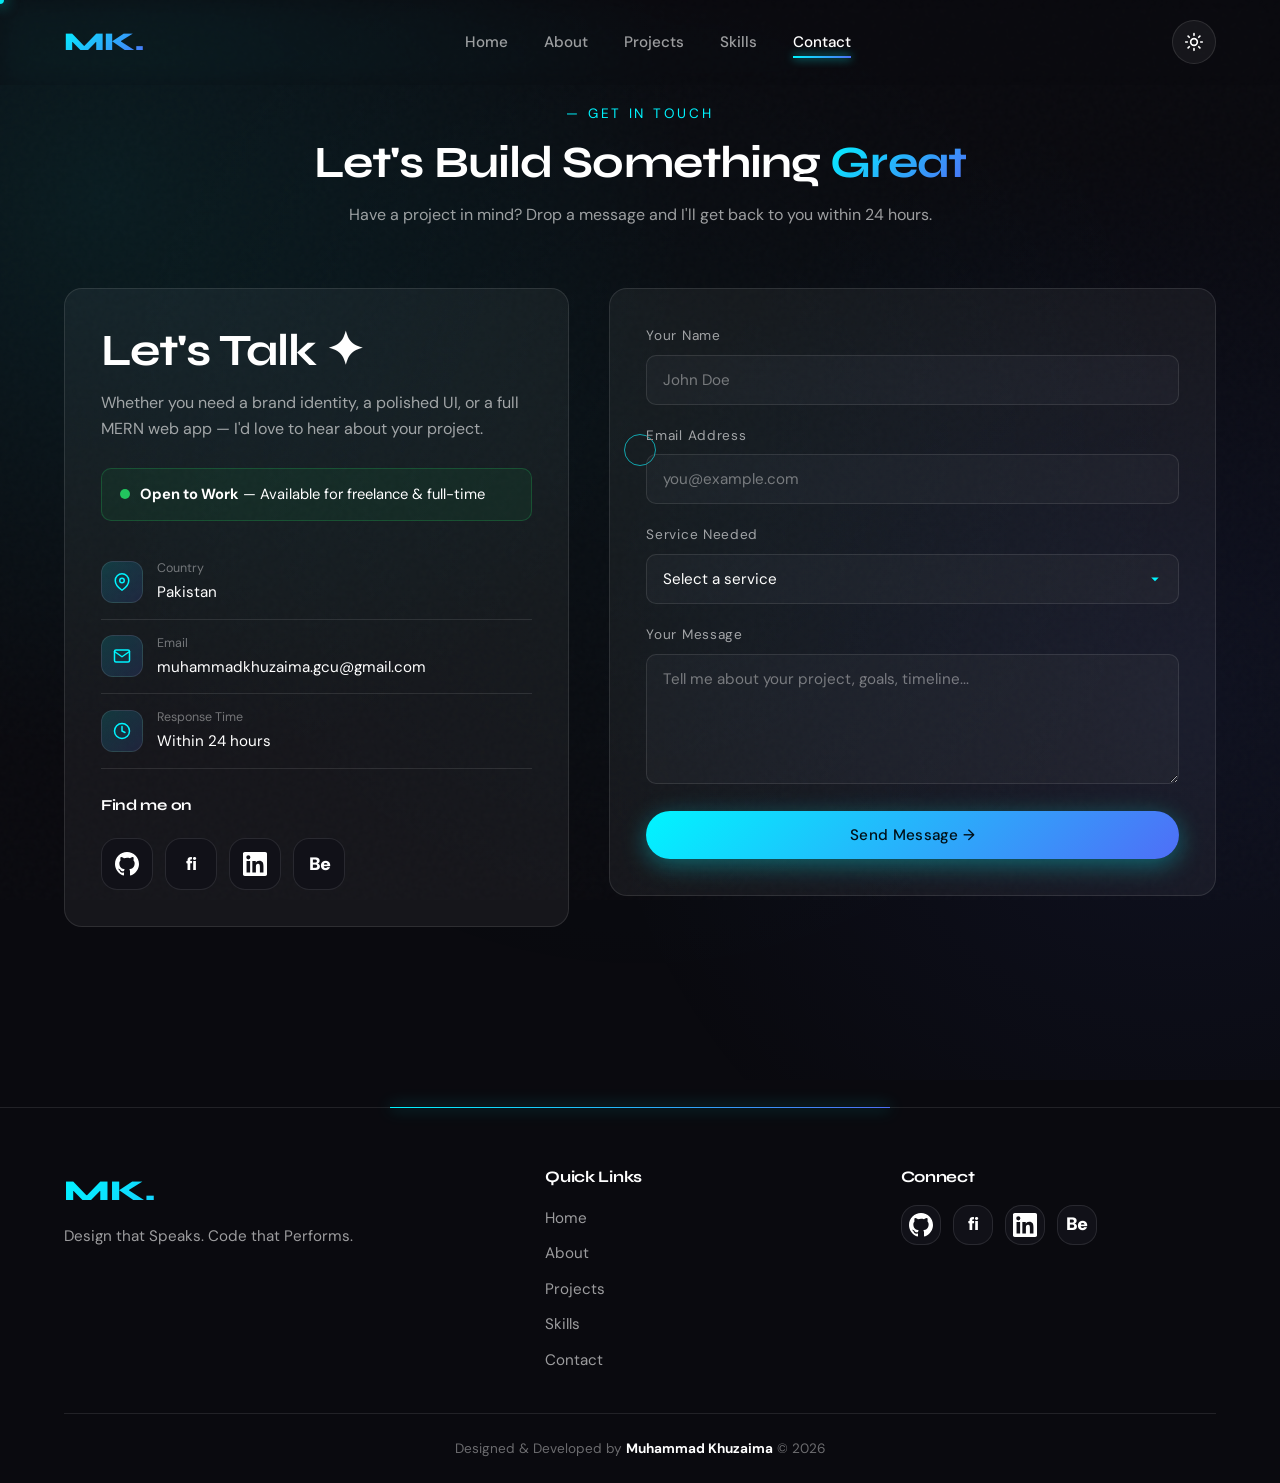
<file: contact.html>
<!DOCTYPE html>
<html lang="en">
<head>
  <meta charset="UTF-8" />
  <meta name="viewport" content="width=device-width, initial-scale=1.0" />
  <meta name="description" content="Get in touch with Muhammad Khuzaima — available for design and development projects." />
  <title>Contact — Muhammad Khuzaima</title>

  <link rel="preconnect" href="https://fonts.googleapis.com">
  <link rel="preconnect" href="https://fonts.gstatic.com" crossorigin>
  <link href="https://fonts.googleapis.com/css2?family=Syne:wght@500;700;800&family=DM+Sans:wght@400;500;700&display=swap" rel="stylesheet">

  <!-- FOUC-prevention: apply saved theme before stylesheet loads -->
  <script>
    (function () {
      try {
        var t = localStorage.getItem('theme') || 'dark';
        document.documentElement.setAttribute('data-theme', t);
      } catch (e) { document.documentElement.setAttribute('data-theme', 'dark'); }
    })();
  </script>

  <link rel="stylesheet" href="css/style.css" />
  <link rel="stylesheet" href="css/animations.css" />
  <link rel="stylesheet" href="css/pages.css" />
</head>
<body>

  <!-- =================== NAVBAR =================== -->
  <nav class="navbar">
    <div class="nav-inner">
      <a href="index.html" class="nav-logo">MK.</a>
      <ul class="nav-links">
        <li><a href="index.html">Home</a></li>
        <li><a href="about.html">About</a></li>
      <li><a href="projects.html">Projects</a></li>
        <li><a href="skills.html">Skills</a></li>
        <li><a href="contact.html">Contact</a></li>
      </ul>
      <button class="theme-toggle" id="theme-toggle" aria-label="Toggle dark/light theme" title="Toggle theme">
        <svg class="icon-sun" viewBox="0 0 24 24" aria-hidden="true">
          <circle cx="12" cy="12" r="4"/>
          <path d="M12 2v2M12 20v2M4.93 4.93l1.41 1.41M17.66 17.66l1.41 1.41M2 12h2M20 12h2M6.34 17.66l-1.41 1.41M19.07 4.93l-1.41 1.41"/>
        </svg>
        <svg class="icon-moon" viewBox="0 0 24 24" aria-hidden="true">
          <path d="M21 12.79A9 9 0 1 1 11.21 3 7 7 0 0 0 21 12.79z"/>
        </svg>
      </button>
      <div class="hamburger" aria-label="Menu" role="button" tabindex="0">
        <span></span><span></span><span></span>
      </div>
    </div>
  </nav>

  <div class="mobile-drawer">
    <ul>
      <li><a href="index.html">Home</a></li>
      <li><a href="about.html">About</a></li>
            <li><a href="projects.html">Projects</a></li>
      <li><a href="skills.html">Skills</a></li>
      <li><a href="contact.html">Contact</a></li>
    </ul>
  </div>

  <!-- =================== CONTACT =================== -->
  <main>
    <section>
      <div class="container">

        <div class="section-title reveal">
          <div class="tag">— Get in Touch</div>
          <h2>Let's Build Something <span class="gradient-text">Great</span></h2>
          <p>Have a project in mind? Drop a message and I'll get back to you within 24 hours.</p>
        </div>

        <div class="contact-grid">

          <!-- LEFT: contact info -->
          <aside class="glass contact-info reveal">
            <h2>Let's Talk ✦</h2>
            <p>Whether you need a brand identity, a polished UI, or a full MERN web app — I'd love to hear about your project.</p>

            <div class="availability">
              <span class="status-dot"></span>
              <span><strong>Open to Work</strong> — Available for freelance &amp; full-time</span>
            </div>

            <div class="info-row">
              <div class="info-icon">
                <svg width="18" height="18" viewBox="0 0 24 24" fill="none" stroke="currentColor" stroke-width="2" stroke-linecap="round" stroke-linejoin="round">
                  <path d="M21 10c0 7-9 13-9 13s-9-6-9-13a9 9 0 0 1 18 0z"/><circle cx="12" cy="10" r="3"/>
                </svg>
              </div>
              <div>
                <small>Country</small>
                <span>Pakistan</span>
              </div>
            </div>

            <div class="info-row">
              <div class="info-icon">
                <svg width="18" height="18" viewBox="0 0 24 24" fill="none" stroke="currentColor" stroke-width="2" stroke-linecap="round" stroke-linejoin="round">
                  <path d="M4 4h16c1.1 0 2 .9 2 2v12c0 1.1-.9 2-2 2H4c-1.1 0-2-.9-2-2V6c0-1.1.9-2 2-2z"/><polyline points="22,6 12,13 2,6"/>
                </svg>
              </div>
              <div>
                <small>Email</small>
                <a href="muhammadkhuzaima.gcu@gmail.com">muhammadkhuzaima.gcu@gmail.com</a>
              </div>
            </div>

            <div class="info-row">
              <div class="info-icon">
                <svg width="18" height="18" viewBox="0 0 24 24" fill="none" stroke="currentColor" stroke-width="2" stroke-linecap="round" stroke-linejoin="round">
                  <circle cx="12" cy="12" r="10"/><polyline points="12,6 12,12 16,14"/>
                </svg>
              </div>
              <div>
                <small>Response Time</small>
                <span>Within 24 hours</span>
              </div>
            </div>

            <!-- Social icons -->
            <h4 style="margin-top: 28px; font-family: var(--font-head); font-size: 0.95rem;">Find me on</h4>
            <div class="social-icons">
              <a class="github-btn" href="https://github.com/muhammadkhuzaima25" target="_blank" rel="noopener noreferrer" aria-label="GitHub">
                <svg viewBox="0 0 24 24" width="24" height="24" fill="white"><path d="M12 0C5.374 0 0 5.373 0 12c0 5.302 3.438 9.8 8.207 11.387.599.111.793-.261.793-.577v-2.234c-3.338.726-4.033-1.416-4.033-1.416-.546-1.387-1.333-1.756-1.333-1.756-1.089-.745.083-.729.083-.729 1.205.084 1.839 1.237 1.839 1.237 1.07 1.834 2.807 1.304 3.492.997.107-.775.418-1.305.762-1.604-2.665-.305-5.467-1.334-5.467-5.931 0-1.311.469-2.381 1.236-3.221-.124-.303-.535-1.524.117-3.176 0 0 1.008-.322 3.301 1.23A11.509 11.509 0 0 1 12 5.803c1.02.005 2.047.138 3.006.404 2.291-1.552 3.297-1.23 3.297-1.23.653 1.653.242 2.874.118 3.176.77.84 1.235 1.911 1.235 3.221 0 4.609-2.807 5.624-5.479 5.921.43.372.823 1.102.823 2.222v3.293c0 .319.192.694.801.576C20.566 21.797 24 17.3 24 12c0-6.627-5.373-12-12-12z"/></svg>
              </a>
              <a class="fiverr-btn" href="https://www.fiverr.com/muhmd_khuzaima" target="_blank" rel="noopener noreferrer" aria-label="Fiverr">
                <span style="color:white; font-size:18px; font-weight:900; font-family:'DM Sans',sans-serif; letter-spacing:-1px;">fi</span>
              </a>
              <a class="linkedin-btn" href="https://www.linkedin.com/in/muhammad-khuzaima-991a08313" target="_blank" rel="noopener noreferrer" aria-label="LinkedIn">
                <svg viewBox="0 0 24 24" width="24" height="24" fill="white"><path d="M20.447 20.452h-3.554v-5.569c0-1.328-.027-3.037-1.852-3.037-1.853 0-2.136 1.445-2.136 2.939v5.667H9.351V9h3.414v1.561h.046c.477-.9 1.637-1.85 3.37-1.85 3.601 0 4.267 2.37 4.267 5.455v6.286zM5.337 7.433a2.062 2.062 0 0 1-2.063-2.065 2.064 2.064 0 1 1 2.063 2.065zm1.782 13.019H3.555V9h3.564v11.452zM22.225 0H1.771C.792 0 0 .774 0 1.729v20.542C0 23.227.792 24 1.771 24h20.451C23.2 24 24 23.227 24 22.271V1.729C24 .774 23.2 0 22.222 0h.003z"/></svg>
              </a>
              <a class="behance-btn" href="https://www.behance.net/muhammakhuzaima" target="_blank" rel="noopener noreferrer" aria-label="Behance">
                <span style="color:white; font-size:18px; font-weight:900; font-family:'DM Sans',sans-serif; letter-spacing:-1px;">Be</span>
              </a>
            </div>
          </aside>

          <!-- RIGHT: contact form -->
          <form class="glass contact-form reveal" id="contact-form"
                action="https://formspree.io/f/xaqkrwwj" method="POST">

            <div class="form-group">
              <label for="name">Your Name</label>
              <input type="text" id="name" name="name" placeholder="John Doe" required>
            </div>

            <div class="form-group">
              <label for="email">Email Address</label>
              <input type="email" id="email" name="email" placeholder="you@example.com" required>
            </div>

            <div class="form-group">
              <label for="service">Service Needed</label>
              <select id="service" name="service" required>
                <option value="" disabled selected>Select a service</option>
                <option value="Logo Design">Logo Design</option>
                <option value="UI/UX Design">UI/UX Design</option>
                <option value="Web Development">Web Development</option>
                <option value="Brand Identity">Brand Identity</option>
                <option value="Other">Other</option>
              </select>
            </div>

            <div class="form-group">
              <label for="message">Your Message</label>
              <textarea id="message" name="message" placeholder="Tell me about your project, goals, timeline..." required></textarea>
            </div>

            <button type="submit" class="btn btn-primary form-submit">Send Message →</button>

            <div class="form-success">✓ Thanks! Your message has been sent.</div>
          </form>

        </div>

      </div>
    </section>
  </main>

  <!-- =================== FOOTER =================== -->
  <footer>
    <div class="container">
      <div class="footer-grid">
        <div class="footer-brand">
          <div class="logo">MK.</div>
          <p>Design that Speaks. Code that Performs.</p>
        </div>
        <div class="footer-col">
          <h4>Quick Links</h4>
          <ul>
            <li><a href="index.html">Home</a></li>
            <li><a href="about.html">About</a></li>
        <li><a href="projects.html">Projects</a></li>
            <li><a href="skills.html">Skills</a></li>
            <li><a href="contact.html">Contact</a></li>
          </ul>
        </div>
        <div class="footer-col">
          <h4>Connect</h4>
          <div class="footer-socials">
            <a class="github-btn" href="https://github.com/muhammadkhuzaima25" target="_blank" rel="noopener noreferrer" aria-label="GitHub">
              <svg viewBox="0 0 24 24" width="24" height="24" fill="white"><path d="M12 0C5.374 0 0 5.373 0 12c0 5.302 3.438 9.8 8.207 11.387.599.111.793-.261.793-.577v-2.234c-3.338.726-4.033-1.416-4.033-1.416-.546-1.387-1.333-1.756-1.333-1.756-1.089-.745.083-.729.083-.729 1.205.084 1.839 1.237 1.839 1.237 1.07 1.834 2.807 1.304 3.492.997.107-.775.418-1.305.762-1.604-2.665-.305-5.467-1.334-5.467-5.931 0-1.311.469-2.381 1.236-3.221-.124-.303-.535-1.524.117-3.176 0 0 1.008-.322 3.301 1.23A11.509 11.509 0 0 1 12 5.803c1.02.005 2.047.138 3.006.404 2.291-1.552 3.297-1.23 3.297-1.23.653 1.653.242 2.874.118 3.176.77.84 1.235 1.911 1.235 3.221 0 4.609-2.807 5.624-5.479 5.921.43.372.823 1.102.823 2.222v3.293c0 .319.192.694.801.576C20.566 21.797 24 17.3 24 12c0-6.627-5.373-12-12-12z"/></svg>
            </a>
            <a class="fiverr-btn" href="https://www.fiverr.com/muhmd_khuzaima" target="_blank" rel="noopener noreferrer" aria-label="Fiverr">
              <span style="color:white; font-size:18px; font-weight:900; font-family:'DM Sans',sans-serif; letter-spacing:-1px;">fi</span>
            </a>
            <a class="linkedin-btn" href="https://www.linkedin.com/in/muhammad-khuzaima-991a08313" target="_blank" rel="noopener noreferrer" aria-label="LinkedIn">
              <svg viewBox="0 0 24 24" width="24" height="24" fill="white"><path d="M20.447 20.452h-3.554v-5.569c0-1.328-.027-3.037-1.852-3.037-1.853 0-2.136 1.445-2.136 2.939v5.667H9.351V9h3.414v1.561h.046c.477-.9 1.637-1.85 3.37-1.85 3.601 0 4.267 2.37 4.267 5.455v6.286zM5.337 7.433a2.062 2.062 0 0 1-2.063-2.065 2.064 2.064 0 1 1 2.063 2.065zm1.782 13.019H3.555V9h3.564v11.452zM22.225 0H1.771C.792 0 0 .774 0 1.729v20.542C0 23.227.792 24 1.771 24h20.451C23.2 24 24 23.227 24 22.271V1.729C24 .774 23.2 0 22.222 0h.003z"/></svg>
            </a>
            <a class="behance-btn" href="https://www.behance.net/muhammakhuzaima" target="_blank" rel="noopener noreferrer" aria-label="Behance">
              <span style="color:white; font-size:18px; font-weight:900; font-family:'DM Sans',sans-serif; letter-spacing:-1px;">Be</span>
            </a>
          </div>
        </div>
      </div>
      <div class="footer-bottom">
        Designed &amp; Developed by <strong style="color:var(--text);">Muhammad Khuzaima</strong> &copy; 2026
      </div>
    </div>
  </footer>

  <script src="js/main.js"></script>
  <script src="js/animations.js"></script>
</body>
</html>
</file>
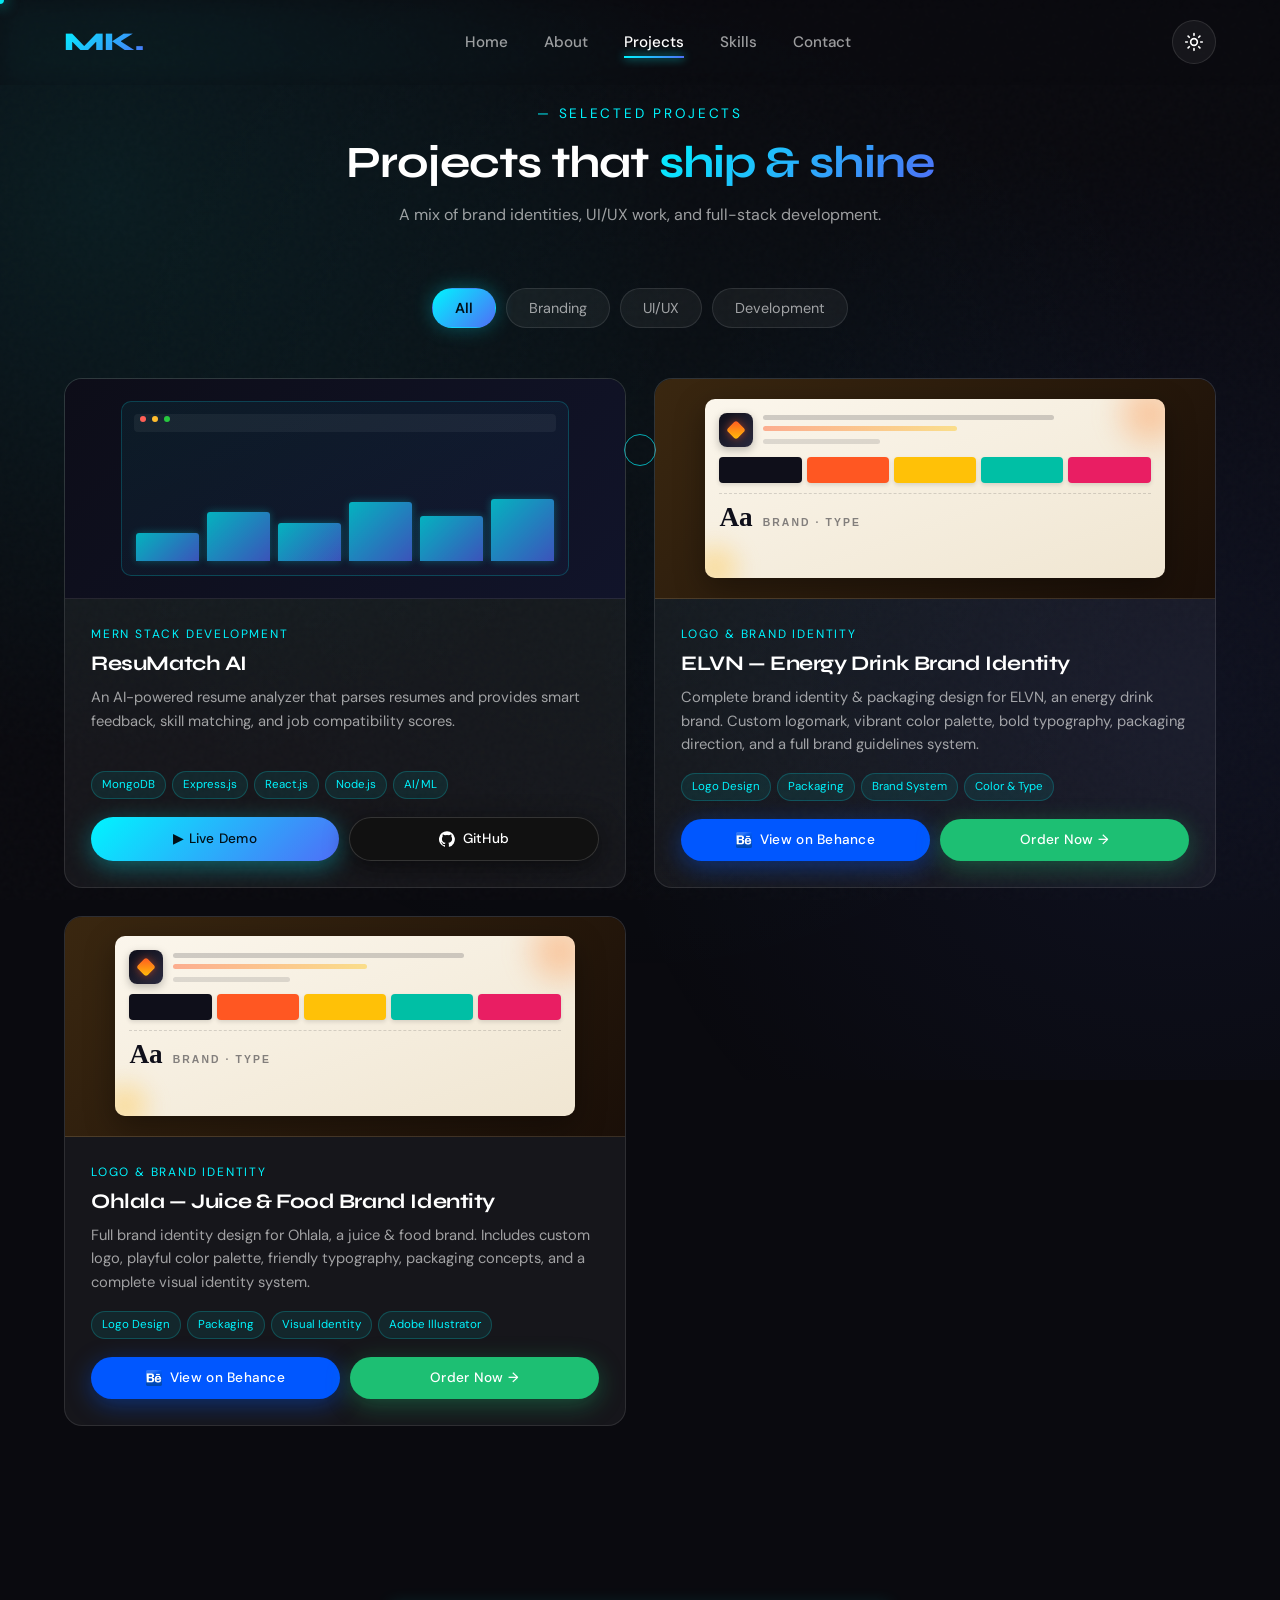
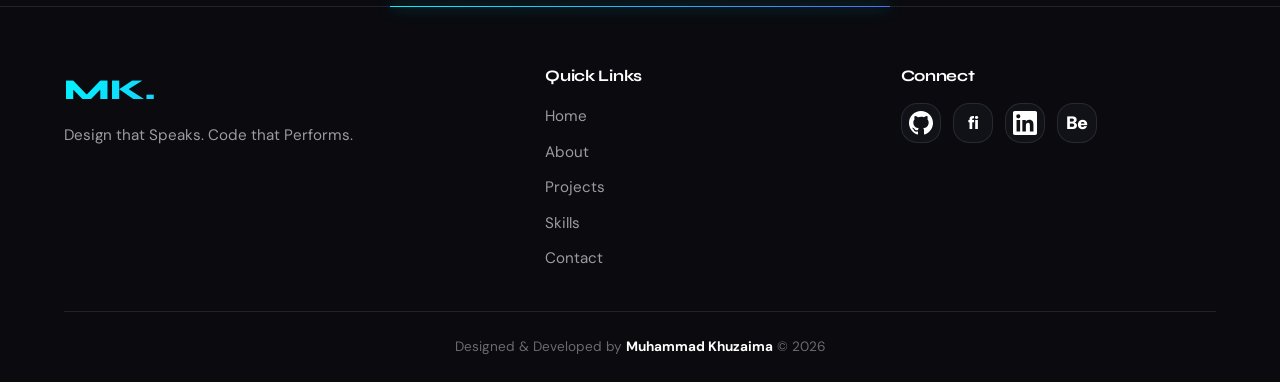
<file: projects.html>
<!DOCTYPE html>
<html lang="en">
<head>
  <meta charset="UTF-8" />
  <meta name="viewport" content="width=device-width, initial-scale=1.0" />
  <meta name="description" content="Portfolio of Muhammad Khuzaima — branding, UI/UX, and full-stack development projects." />
  <title>Projects — Muhammad Khuzaima</title>

  <link rel="preconnect" href="https://fonts.googleapis.com">
  <link rel="preconnect" href="https://fonts.gstatic.com" crossorigin>
  <link href="https://fonts.googleapis.com/css2?family=Syne:wght@500;700;800&family=DM+Sans:wght@400;500;700&display=swap" rel="stylesheet">

  <!-- FOUC-prevention: apply saved theme before stylesheet loads -->
  <script>
    (function () {
      try {
        var t = localStorage.getItem('theme') || 'dark';
        document.documentElement.setAttribute('data-theme', t);
      } catch (e) { document.documentElement.setAttribute('data-theme', 'dark'); }
    })();
  </script>

  <link rel="stylesheet" href="css/style.css" />
  <link rel="stylesheet" href="css/animations.css" />
  <link rel="stylesheet" href="css/pages.css" />
</head>
<body>

  <!-- =================== NAVBAR =================== -->
  <nav class="navbar">
    <div class="nav-inner">
      <a href="index.html" class="nav-logo">MK.</a>
      <ul class="nav-links">
        <li><a href="index.html">Home</a></li>
        <li><a href="about.html">About</a></li>
      <li><a href="projects.html">Projects</a></li>
        <li><a href="skills.html">Skills</a></li>
        <li><a href="contact.html">Contact</a></li>
      </ul>
      <button class="theme-toggle" id="theme-toggle" aria-label="Toggle dark/light theme" title="Toggle theme">
        <svg class="icon-sun" viewBox="0 0 24 24" aria-hidden="true">
          <circle cx="12" cy="12" r="4"/>
          <path d="M12 2v2M12 20v2M4.93 4.93l1.41 1.41M17.66 17.66l1.41 1.41M2 12h2M20 12h2M6.34 17.66l-1.41 1.41M19.07 4.93l-1.41 1.41"/>
        </svg>
        <svg class="icon-moon" viewBox="0 0 24 24" aria-hidden="true">
          <path d="M21 12.79A9 9 0 1 1 11.21 3 7 7 0 0 0 21 12.79z"/>
        </svg>
      </button>
      <div class="hamburger" aria-label="Menu" role="button" tabindex="0">
        <span></span><span></span><span></span>
      </div>
    </div>
  </nav>

  <div class="mobile-drawer">
    <ul>
      <li><a href="index.html">Home</a></li>
      <li><a href="about.html">About</a></li>
            <li><a href="projects.html">Projects</a></li>
      <li><a href="skills.html">Skills</a></li>
      <li><a href="contact.html">Contact</a></li>
    </ul>
  </div>

  <!-- =================== WORK =================== -->
  <main>
    <section>
      <div class="container">

        <div class="section-title reveal">
          <div class="tag">— Selected Projects</div>
          <h2>Projects that <span class="gradient-text">ship &amp; shine</span></h2>
          <p>A mix of brand identities, UI/UX work, and full-stack development.</p>
        </div>

        <!-- Filter tabs -->
        <div class="filter-tabs reveal">
          <button class="filter-tab active" data-filter="all">All</button>
          <button class="filter-tab" data-filter="branding">Branding</button>
          <button class="filter-tab" data-filter="uiux">UI/UX</button>
          <button class="filter-tab" data-filter="development">Development</button>
        </div>

        <!-- Project grid -->
        <div class="projects-grid">

          <!-- ============ DEVELOPMENT PROJECT ============ -->
          <article class="glass project-card lift reveal visible" data-category="development">

            <div class="project-thumb dev">
              <div class="dev-mock">
                <div class="dev-mock-bars">
                  <div></div><div></div><div></div><div></div><div></div><div></div>
                </div>
              </div>
            </div>

            <div class="project-body">
              <div class="project-cat">MERN Stack Development</div>
              <h3 class="project-title">ResuMatch AI</h3>
              <p class="project-desc">
                An AI-powered resume analyzer that parses resumes and provides smart feedback,
                skill matching, and job compatibility scores.
              </p>

              <div class="tech-tags">
                <span class="tech-tag">MongoDB</span>
                <span class="tech-tag">Express.js</span>
                <span class="tech-tag">React.js</span>
                <span class="tech-tag">Node.js</span>
                <span class="tech-tag">AI/ML</span>
              </div>

              <div class="project-links">
                <a href="https://resumatch-hub.vercel.app/" target="_blank" rel="noopener noreferrer" class="btn btn-primary btn-sm">
                  ▶ Live Demo
                </a>
                <!-- Pulse animation to draw attention -->
                <a href="https://github.com/muhammadkhuzaima25/Ai_Resume_Analyzer" target="_blank" rel="noopener noreferrer" class="btn btn-github btn-sm pulse">
                  <svg width="16" height="16" viewBox="0 0 24 24" fill="currentColor" aria-hidden="true">
                    <path d="M12 .3a12 12 0 0 0-3.8 23.4c.6.1.8-.3.8-.6v-2c-3.3.7-4-1.6-4-1.6-.5-1.4-1.3-1.8-1.3-1.8-1.1-.7.1-.7.1-.7 1.2.1 1.8 1.2 1.8 1.2 1 1.8 2.8 1.3 3.5 1 .1-.8.4-1.3.8-1.6-2.7-.3-5.5-1.3-5.5-6 0-1.3.5-2.4 1.2-3.2-.1-.3-.5-1.6.1-3.3 0 0 1-.3 3.3 1.2a11.5 11.5 0 0 1 6 0c2.3-1.5 3.3-1.2 3.3-1.2.7 1.7.3 3 .1 3.3.8.8 1.2 1.9 1.2 3.2 0 4.7-2.9 5.7-5.6 6 .4.4.8 1.1.8 2.2v3.3c0 .3.2.7.8.6A12 12 0 0 0 12 .3"/>
                  </svg>
                  GitHub
                </a>
              </div>
            </div>
          </article>

          <!-- ============ BRANDING PROJECT 1 — ELVN ============ -->
          <article class="glass project-card lift reveal visible" data-category="branding">

            <div class="project-thumb brand">
              <div class="brand-mock">
                <!-- Top: logo + wireframe lines (universal) -->
                <div class="bm-top">
                  <div class="bm-logo-box"><div class="bm-logo-shape"></div></div>
                  <div class="bm-lines">
                    <div class="bm-line bm-line-1"></div>
                    <div class="bm-line bm-line-2"></div>
                    <div class="bm-line bm-line-3"></div>
                  </div>
                </div>
                <!-- Color palette -->
                <div class="bm-palette">
                  <div class="bm-swatch s1"></div>
                  <div class="bm-swatch s2"></div>
                  <div class="bm-swatch s3"></div>
                  <div class="bm-swatch s4"></div>
                  <div class="bm-swatch s5"></div>
                </div>
                <!-- Typography -->
                <div class="bm-typo">
                  <span class="bm-aa">Aa</span>
                  <span class="bm-bb">BRAND · TYPE</span>
                </div>
              </div>
            </div>

            <div class="project-body">
              <div class="project-cat">Logo &amp; Brand Identity</div>
              <h3 class="project-title">ELVN — Energy Drink Brand Identity</h3>
              <p class="project-desc">
                Complete brand identity &amp; packaging design for ELVN, an energy drink brand.
                Custom logomark, vibrant color palette, bold typography, packaging direction,
                and a full brand guidelines system.
              </p>

              <div class="tech-tags">
                <span class="tech-tag">Logo Design</span>
                <span class="tech-tag">Packaging</span>
                <span class="tech-tag">Brand System</span>
                <span class="tech-tag">Color &amp; Type</span>
              </div>

              <div class="project-links">
                <a href="https://www.behance.net/gallery/249589503/ELVN-Energy-Drink-Brand-Identity-Packaging-Design?platform=direct" target="_blank" rel="noopener noreferrer" class="btn btn-behance btn-sm">
                  <img src="assets/behance-logo.png" alt="Behance" width="16" height="16" />
                  View on Behance
                </a>
                <a href="https://www.fiverr.com/muhmd_khuzaima" target="_blank" rel="noopener noreferrer" class="btn btn-fiverr btn-sm">
                  Order Now →
                </a>
              </div>
            </div>
          </article>

          <!-- ============ BRANDING PROJECT 2 — Ohlala ============ -->
          <article class="glass project-card lift reveal visible" data-category="branding">

            <div class="project-thumb brand">
              <div class="brand-mock">
                <!-- Top: logo + wireframe lines (universal) -->
                <div class="bm-top">
                  <div class="bm-logo-box"><div class="bm-logo-shape"></div></div>
                  <div class="bm-lines">
                    <div class="bm-line bm-line-1"></div>
                    <div class="bm-line bm-line-2"></div>
                    <div class="bm-line bm-line-3"></div>
                  </div>
                </div>
                <!-- Color palette -->
                <div class="bm-palette">
                  <div class="bm-swatch s1"></div>
                  <div class="bm-swatch s2"></div>
                  <div class="bm-swatch s3"></div>
                  <div class="bm-swatch s4"></div>
                  <div class="bm-swatch s5"></div>
                </div>
                <!-- Typography -->
                <div class="bm-typo">
                  <span class="bm-aa">Aa</span>
                  <span class="bm-bb">BRAND · TYPE</span>
                </div>
              </div>
            </div>

            <div class="project-body">
              <div class="project-cat">Logo &amp; Brand Identity</div>
              <h3 class="project-title">Ohlala — Juice &amp; Food Brand Identity</h3>
              <p class="project-desc">
                Full brand identity design for Ohlala, a juice &amp; food brand. Includes custom
                logo, playful color palette, friendly typography, packaging concepts, and a
                complete visual identity system.
              </p>

              <div class="tech-tags">
                <span class="tech-tag">Logo Design</span>
                <span class="tech-tag">Packaging</span>
                <span class="tech-tag">Visual Identity</span>
                <span class="tech-tag">Adobe Illustrator</span>
              </div>

              <div class="project-links">
                <a href="https://www.behance.net/gallery/249537553/Ohlala-Juice-Food-Brand-Identity-Design?platform=direct" target="_blank" rel="noopener noreferrer" class="btn btn-behance btn-sm">
                  <img src="assets/behance-logo.png" alt="Behance" width="16" height="16" />
                  View on Behance
                </a>
                <a href="https://www.fiverr.com/muhmd_khuzaima" target="_blank" rel="noopener noreferrer" class="btn btn-fiverr btn-sm">
                  Order Now →
                </a>
              </div>
            </div>
          </article>

        </div>

      </div>
    </section>
  </main>

  <!-- =================== FOOTER =================== -->
  <footer>
    <div class="container">
      <div class="footer-grid">
        <div class="footer-brand">
          <div class="logo">MK.</div>
          <p>Design that Speaks. Code that Performs.</p>
        </div>
        <div class="footer-col">
          <h4>Quick Links</h4>
          <ul>
            <li><a href="index.html">Home</a></li>
            <li><a href="about.html">About</a></li>
        <li><a href="projects.html">Projects</a></li>
            <li><a href="skills.html">Skills</a></li>
            <li><a href="contact.html">Contact</a></li>
          </ul>
        </div>
        <div class="footer-col">
          <h4>Connect</h4>
          <div class="footer-socials">
            <a class="github-btn" href="https://github.com/muhammadkhuzaima25" target="_blank" rel="noopener noreferrer" aria-label="GitHub">
              <svg viewBox="0 0 24 24" width="24" height="24" fill="white"><path d="M12 0C5.374 0 0 5.373 0 12c0 5.302 3.438 9.8 8.207 11.387.599.111.793-.261.793-.577v-2.234c-3.338.726-4.033-1.416-4.033-1.416-.546-1.387-1.333-1.756-1.333-1.756-1.089-.745.083-.729.083-.729 1.205.084 1.839 1.237 1.839 1.237 1.07 1.834 2.807 1.304 3.492.997.107-.775.418-1.305.762-1.604-2.665-.305-5.467-1.334-5.467-5.931 0-1.311.469-2.381 1.236-3.221-.124-.303-.535-1.524.117-3.176 0 0 1.008-.322 3.301 1.23A11.509 11.509 0 0 1 12 5.803c1.02.005 2.047.138 3.006.404 2.291-1.552 3.297-1.23 3.297-1.23.653 1.653.242 2.874.118 3.176.77.84 1.235 1.911 1.235 3.221 0 4.609-2.807 5.624-5.479 5.921.43.372.823 1.102.823 2.222v3.293c0 .319.192.694.801.576C20.566 21.797 24 17.3 24 12c0-6.627-5.373-12-12-12z"/></svg>
            </a>
            <a class="fiverr-btn" href="https://www.fiverr.com/muhmd_khuzaima" target="_blank" rel="noopener noreferrer" aria-label="Fiverr">
              <span style="color:white; font-size:18px; font-weight:900; font-family:'DM Sans',sans-serif; letter-spacing:-1px;">fi</span>
            </a>
            <a class="linkedin-btn" href="https://www.linkedin.com/in/muhammad-khuzaima-991a08313" target="_blank" rel="noopener noreferrer" aria-label="LinkedIn">
              <svg viewBox="0 0 24 24" width="24" height="24" fill="white"><path d="M20.447 20.452h-3.554v-5.569c0-1.328-.027-3.037-1.852-3.037-1.853 0-2.136 1.445-2.136 2.939v5.667H9.351V9h3.414v1.561h.046c.477-.9 1.637-1.85 3.37-1.85 3.601 0 4.267 2.37 4.267 5.455v6.286zM5.337 7.433a2.062 2.062 0 0 1-2.063-2.065 2.064 2.064 0 1 1 2.063 2.065zm1.782 13.019H3.555V9h3.564v11.452zM22.225 0H1.771C.792 0 0 .774 0 1.729v20.542C0 23.227.792 24 1.771 24h20.451C23.2 24 24 23.227 24 22.271V1.729C24 .774 23.2 0 22.222 0h.003z"/></svg>
            </a>
            <a class="behance-btn" href="https://www.behance.net/muhammakhuzaima" target="_blank" rel="noopener noreferrer" aria-label="Behance">
              <span style="color:white; font-size:18px; font-weight:900; font-family:'DM Sans',sans-serif; letter-spacing:-1px;">Be</span>
            </a>
          </div>
        </div>
      </div>
      <div class="footer-bottom">
        Designed &amp; Developed by <strong style="color:var(--text);">Muhammad Khuzaima</strong> &copy; 2026
      </div>
    </div>
  </footer>

  <script src="js/main.js"></script>
  <script src="js/animations.js"></script>
</body>
</html>
</file>
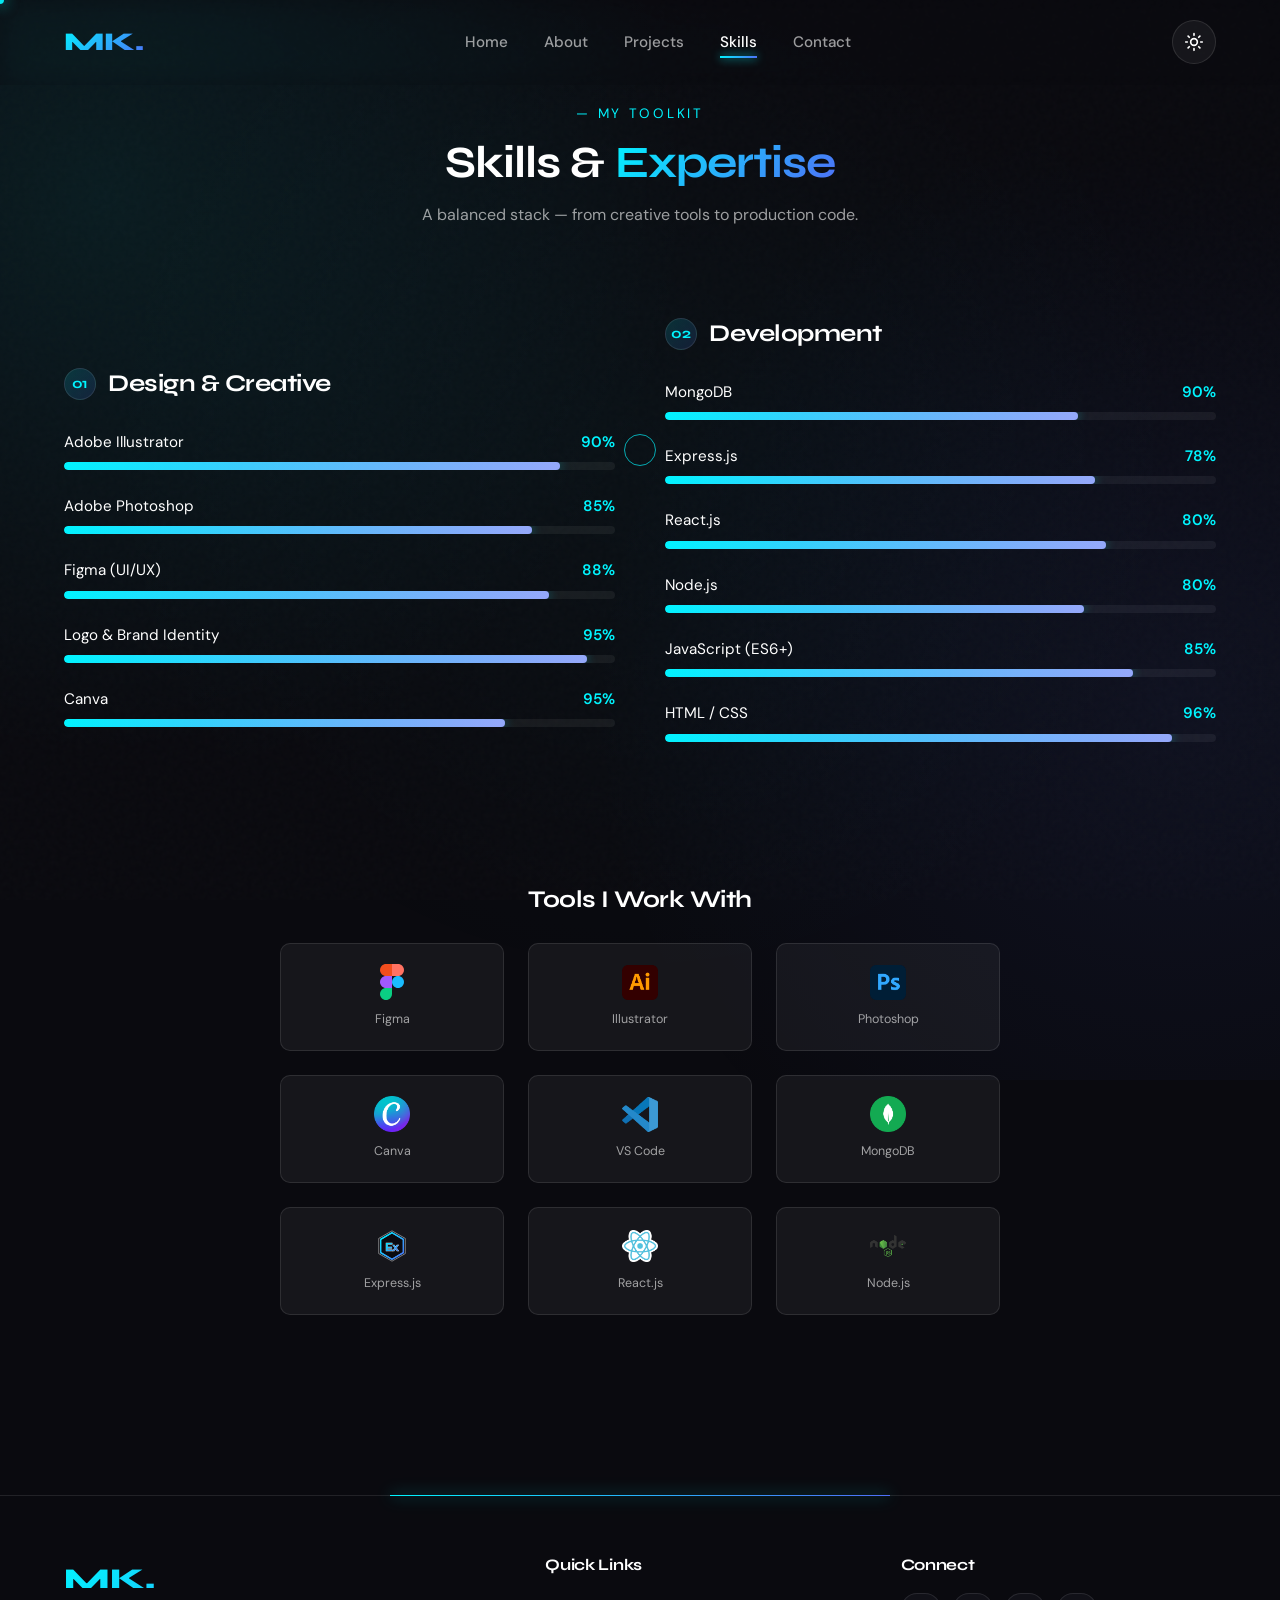
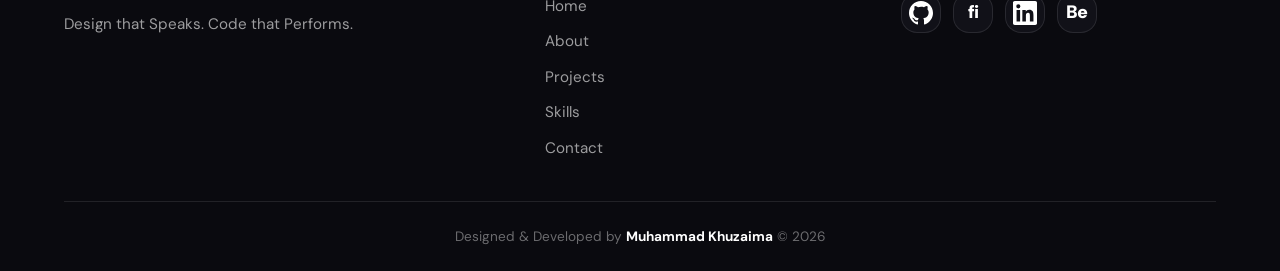
<file: skills.html>
<!DOCTYPE html>
<html lang="en">
  <head>
    <meta charset="UTF-8" />
    <meta name="viewport" content="width=device-width, initial-scale=1.0" />
    <meta
      name="description"
      content="Skills of Muhammad Khuzaima — Design (Adobe, Figma, Branding) and Development (MongoDB, Express, React, Node)."
    />
    <title>Skills — Muhammad Khuzaima</title>

    <link rel="preconnect" href="https://fonts.googleapis.com" />
    <link rel="preconnect" href="https://fonts.gstatic.com" crossorigin />
    <link
      href="https://fonts.googleapis.com/css2?family=Syne:wght@500;700;800&family=DM+Sans:wght@400;500;700&display=swap"
      rel="stylesheet"
    />

    <!-- FOUC-prevention: apply saved theme before stylesheet loads -->
    <script>
      (function () {
        try {
          var t = localStorage.getItem('theme') || 'dark';
          document.documentElement.setAttribute('data-theme', t);
        } catch (e) {
          document.documentElement.setAttribute('data-theme', 'dark');
        }
      })();
    </script>

    <link rel="stylesheet" href="css/style.css" />
    <link rel="stylesheet" href="css/animations.css" />
    <link rel="stylesheet" href="css/pages.css" />
  </head>
  <body>
    <!-- =================== NAVBAR =================== -->
    <nav class="navbar">
      <div class="nav-inner">
        <a href="index.html" class="nav-logo">MK.</a>
        <ul class="nav-links">
          <li><a href="index.html">Home</a></li>
          <li><a href="about.html">About</a></li>
        <li><a href="projects.html">Projects</a></li>
          <li><a href="skills.html">Skills</a></li>
          <li><a href="contact.html">Contact</a></li>
        </ul>
        <button
          class="theme-toggle"
          id="theme-toggle"
          aria-label="Toggle dark/light theme"
          title="Toggle theme"
        >
          <svg class="icon-sun" viewBox="0 0 24 24" aria-hidden="true">
            <circle cx="12" cy="12" r="4" />
            <path
              d="M12 2v2M12 20v2M4.93 4.93l1.41 1.41M17.66 17.66l1.41 1.41M2 12h2M20 12h2M6.34 17.66l-1.41 1.41M19.07 4.93l-1.41 1.41"
            />
          </svg>
          <svg class="icon-moon" viewBox="0 0 24 24" aria-hidden="true">
            <path d="M21 12.79A9 9 0 1 1 11.21 3 7 7 0 0 0 21 12.79z" />
          </svg>
        </button>
        <div class="hamburger" aria-label="Menu" role="button" tabindex="0">
          <span></span><span></span><span></span>
        </div>
      </div>
    </nav>

    <div class="mobile-drawer">
      <ul>
        <li><a href="index.html">Home</a></li>
        <li><a href="about.html">About</a></li>
              <li><a href="projects.html">Projects</a></li>
        <li><a href="skills.html">Skills</a></li>
        <li><a href="contact.html">Contact</a></li>
      </ul>
    </div>

    <!-- =================== SKILLS =================== -->
    <main>
      <section>
        <div class="container">
          <div class="section-title reveal">
            <div class="tag">— My Toolkit</div>
            <h2>Skills &amp; <span class="gradient-text">Expertise</span></h2>
            <p>A balanced stack — from creative tools to production code.</p>
          </div>

          <div class="skills-grid">
            <!-- Design skills -->
            <div class="skills-section">
              <h3><span class="num">01</span> Design &amp; Creative</h3>

              <div class="skill-item reveal">
                <div class="skill-head">
                  <span>Adobe Illustrator</span><span class="pct">90%</span>
                </div>
                <div class="skill-bar">
                  <div class="skill-bar-fill" data-pct="90"></div>
                </div>
              </div>

              <div class="skill-item reveal">
                <div class="skill-head">
                  <span>Adobe Photoshop</span><span class="pct">85%</span>
                </div>
                <div class="skill-bar">
                  <div class="skill-bar-fill" data-pct="85"></div>
                </div>
              </div>

              <div class="skill-item reveal">
                <div class="skill-head">
                  <span>Figma (UI/UX)</span><span class="pct">88%</span>
                </div>
                <div class="skill-bar">
                  <div class="skill-bar-fill" data-pct="88"></div>
                </div>
              </div>

              <div class="skill-item reveal">
                <div class="skill-head">
                  <span>Logo &amp; Brand Identity</span
                  ><span class="pct">95%</span>
                </div>
                <div class="skill-bar">
                  <div class="skill-bar-fill" data-pct="95"></div>
                </div>
              </div>

              <div class="skill-item reveal">
                <div class="skill-head">
                  <span>Canva</span><span class="pct">95%</span>
                </div>
                <div class="skill-bar">
                  <div class="skill-bar-fill" data-pct="80"></div>
                </div>
              </div>
            </div>

            <!-- Dev skills -->
            <div class="skills-section">
              <h3><span class="num">02</span> Development</h3>

              <div class="skill-item reveal">
                <div class="skill-head">
                  <span>MongoDB</span><span class="pct">90%</span>
                </div>
                <div class="skill-bar">
                  <div class="skill-bar-fill" data-pct="75"></div>
                </div>
              </div>

              <div class="skill-item reveal">
                <div class="skill-head">
                  <span>Express.js</span><span class="pct">78%</span>
                </div>
                <div class="skill-bar">
                  <div class="skill-bar-fill" data-pct="78"></div>
                </div>
              </div>

              <div class="skill-item reveal">
                <div class="skill-head">
                  <span>React.js</span><span class="pct">80%</span>
                </div>
                <div class="skill-bar">
                  <div class="skill-bar-fill" data-pct="80"></div>
                </div>
              </div>

              <div class="skill-item reveal">
                <div class="skill-head">
                  <span>Node.js</span><span class="pct">80%</span>
                </div>
                <div class="skill-bar">
                  <div class="skill-bar-fill" data-pct="76"></div>
                </div>
              </div>

              <div class="skill-item reveal">
                <div class="skill-head">
                  <span>JavaScript (ES6+)</span><span class="pct">85%</span>
                </div>
                <div class="skill-bar">
                  <div class="skill-bar-fill" data-pct="85"></div>
                </div>
              </div>

              <div class="skill-item reveal">
                <div class="skill-head">
                  <span>HTML / CSS</span><span class="pct">96%</span>
                </div>
                <div class="skill-bar">
                  <div class="skill-bar-fill" data-pct="92"></div>
                </div>
              </div>
            </div>
          </div>

          <!-- Tools -->
          <div class="tools reveal">
            <h3>Tools I Work With</h3>
            <div class="tools-grid stagger">
              <div class="tool-icon">
                <svg viewBox="0 0 24 24" fill="none">
                  <path
                    d="M8 24c2.2 0 4-1.8 4-4v-4H8c-2.2 0-4 1.8-4 4s1.8 4 4 4z"
                    fill="#0ACF83"
                  />
                  <path
                    d="M4 12c0-2.2 1.8-4 4-4h4v8H8c-2.2 0-4-1.8-4-4z"
                    fill="#A259FF"
                  />
                  <path
                    d="M4 4c0-2.2 1.8-4 4-4h4v8H8C5.8 8 4 6.2 4 4z"
                    fill="#F24E1E"
                  />
                  <path
                    d="M12 0h4c2.2 0 4 1.8 4 4s-1.8 4-4 4h-4V0z"
                    fill="#FF7262"
                  />
                  <path
                    d="M20 12c0 2.2-1.8 4-4 4s-4-1.8-4-4 1.8-4 4-4 4 1.8 4 4z"
                    fill="#1ABCFE"
                  />
                </svg>
                <span>Figma</span>
              </div>

              <div class="tool-icon">
                <img
                  src="assets/illustratorlogo.png"
                  alt="Illustrator"
                  class="custom-tool-img"
                />
                <span>Illustrator</span>
              </div>

              <div class="tool-icon">
                <img
                  src="assets/photoshoplogo.png"
                  alt="Illustrator"
                  class="custom-tool-img"
                />
                <span>Photoshop</span>
              </div>

              <div class="tool-icon">
                <img
                  src="assets/canvalogo.png"
                  alt="Illustrator"
                  class="custom-tool-img"
                />
                <span>Canva</span>
              </div>

              <div class="tool-icon">
                <img
                  src="assets/visualstudiologo.png"
                  alt="Illustrator"
                  class="custom-tool-img"
                />
                <span>VS Code</span>
              </div>

              <div class="tool-icon">
                <img
                  src="assets/mongodblogo.png"
                  alt="Illustrator"
                  class="custom-tool-img"
                />
                <span>MongoDB</span>
              </div>

              <div class="tool-icon">
                <svg viewBox="0 0 38 38" fill="none" aria-label="Express.js">
                  <defs>
                    <linearGradient id="exGrad" x1="0" y1="0" x2="1" y2="1">
                      <stop offset="0%" stop-color="#00f5ff"/>
                      <stop offset="100%" stop-color="#4f6ef7"/>
                    </linearGradient>
                    <filter id="exGlow" x="-50%" y="-50%" width="200%" height="200%">
                      <feGaussianBlur stdDeviation="0.7" result="blur"/>
                      <feMerge>
                        <feMergeNode in="blur"/>
                        <feMergeNode in="SourceGraphic"/>
                      </feMerge>
                    </filter>
                  </defs>
                  <!-- Outer hex (dark fill + white outline for light mode) -->
                  <path d="M19 3 L33 11 L33 27 L19 35 L5 27 L5 11 Z"
                        fill="#0a0a0f"
                        stroke="#ffffff"
                        stroke-width="0.5"/>
                  <!-- Inner hex (cyan stroke + glow for dark mode) -->
                  <path d="M19 5 L31 12 L31 26 L19 33 L7 26 L7 12 Z"
                        fill="none"
                        stroke="url(#exGrad)"
                        stroke-width="1.3"
                        filter="url(#exGlow)"/>
                  <!-- "Ex" text with gradient fill + white stroke outline -->
                  <text x="19" y="24" text-anchor="middle"
                        font-family="Arial Black, Helvetica, sans-serif"
                        font-size="12"
                        font-weight="900"
                        fill="url(#exGrad)"
                        stroke="#ffffff"
                        stroke-width="0.5"
                        paint-order="stroke"
                        letter-spacing="-0.3">Ex</text>
                </svg>
                <span>Express.js</span>
              </div>

              <div class="tool-icon">
                <img
                  src="assets/reactjslogo.png"
                  alt="React.js"
                  class="custom-tool-img"
               
                />
                <span>React.js</span>
              </div>

              <div class="tool-icon">
                <img
                  src="assets/nodejslogo.png"
                  alt="Node.js"
                  class="custom-tool-img"
                 
                />
                <span>Node.js</span>
              </div>
            </div>
          </div>
        </div>
      </section>
    </main>

    <!-- =================== FOOTER =================== -->
    <footer>
      <div class="container">
        <div class="footer-grid">
          <div class="footer-brand">
            <div class="logo">MK.</div>
            <p>Design that Speaks. Code that Performs.</p>
          </div>
          <div class="footer-col">
            <h4>Quick Links</h4>
            <ul>
              <li><a href="index.html">Home</a></li>
              <li><a href="about.html">About</a></li>
          <li><a href="projects.html">Projects</a></li>
              <li><a href="skills.html">Skills</a></li>
              <li><a href="contact.html">Contact</a></li>
            </ul>
          </div>
          <div class="footer-col">
            <h4>Connect</h4>
            <div class="footer-socials">
              <a class="github-btn" href="https://github.com/muhammadkhuzaima25" target="_blank" rel="noopener noreferrer" aria-label="GitHub">
                <svg viewBox="0 0 24 24" width="24" height="24" fill="white"><path d="M12 0C5.374 0 0 5.373 0 12c0 5.302 3.438 9.8 8.207 11.387.599.111.793-.261.793-.577v-2.234c-3.338.726-4.033-1.416-4.033-1.416-.546-1.387-1.333-1.756-1.333-1.756-1.089-.745.083-.729.083-.729 1.205.084 1.839 1.237 1.839 1.237 1.07 1.834 2.807 1.304 3.492.997.107-.775.418-1.305.762-1.604-2.665-.305-5.467-1.334-5.467-5.931 0-1.311.469-2.381 1.236-3.221-.124-.303-.535-1.524.117-3.176 0 0 1.008-.322 3.301 1.23A11.509 11.509 0 0 1 12 5.803c1.02.005 2.047.138 3.006.404 2.291-1.552 3.297-1.23 3.297-1.23.653 1.653.242 2.874.118 3.176.77.84 1.235 1.911 1.235 3.221 0 4.609-2.807 5.624-5.479 5.921.43.372.823 1.102.823 2.222v3.293c0 .319.192.694.801.576C20.566 21.797 24 17.3 24 12c0-6.627-5.373-12-12-12z"/></svg>
              </a>
              <a class="fiverr-btn" href="https://www.fiverr.com/muhmd_khuzaima" target="_blank" rel="noopener noreferrer" aria-label="Fiverr">
                <span style="color:white; font-size:18px; font-weight:900; font-family:'DM Sans',sans-serif; letter-spacing:-1px;">fi</span>
              </a>
              <a class="linkedin-btn" href="https://www.linkedin.com/in/muhammad-khuzaima-991a08313" target="_blank" rel="noopener noreferrer" aria-label="LinkedIn">
                <svg viewBox="0 0 24 24" width="24" height="24" fill="white"><path d="M20.447 20.452h-3.554v-5.569c0-1.328-.027-3.037-1.852-3.037-1.853 0-2.136 1.445-2.136 2.939v5.667H9.351V9h3.414v1.561h.046c.477-.9 1.637-1.85 3.37-1.85 3.601 0 4.267 2.37 4.267 5.455v6.286zM5.337 7.433a2.062 2.062 0 0 1-2.063-2.065 2.064 2.064 0 1 1 2.063 2.065zm1.782 13.019H3.555V9h3.564v11.452zM22.225 0H1.771C.792 0 0 .774 0 1.729v20.542C0 23.227.792 24 1.771 24h20.451C23.2 24 24 23.227 24 22.271V1.729C24 .774 23.2 0 22.222 0h.003z"/></svg>
              </a>
              <a class="behance-btn" href="https://www.behance.net/muhammakhuzaima" target="_blank" rel="noopener noreferrer" aria-label="Behance">
                <span style="color:white; font-size:18px; font-weight:900; font-family:'DM Sans',sans-serif; letter-spacing:-1px;">Be</span>
              </a>
            </div>
          </div>
        </div>
        <div class="footer-bottom">
          Designed &amp; Developed by
          <strong style="color: var(--text)">Muhammad Khuzaima</strong> &copy;
          2026
        </div>
      </div>
    </footer>

    <script src="js/main.js"></script>
    <script src="js/animations.js"></script>
  </body>
</html>
</file>
<file: css/style.css>
/* ============================================
   style.css — Global Styles
   Author: Muhammad Khuzaima
   Theme: Dark Glassmorphism (Cyan / Blue)
   ============================================ */

/* ---------- CSS Custom Properties ---------- */
:root {
  /* Dark theme (default) */
  --bg: #0a0a0f;
  --bg-2: #0d0d18;
  --glass: rgba(255, 255, 255, 0.05);
  --glass-strong: rgba(255, 255, 255, 0.08);
  --glass-border: rgba(255, 255, 255, 0.1);
  --glass-border-hover: rgba(0, 245, 255, 0.4);

  --primary: #00f5ff;          /* Electric Cyan */
  --secondary: #4f6ef7;        /* Electric Blue */
  --gradient: linear-gradient(135deg, #00f5ff 0%, #4f6ef7 100%);
  --gradient-soft: linear-gradient(135deg, rgba(0,245,255,0.15) 0%, rgba(79,110,247,0.15) 100%);

  --text: #ffffff;
  --text-2: rgba(255, 255, 255, 0.6);
  --text-3: rgba(255, 255, 255, 0.4);

  --fiverr: #1dbf73;
  --github: #181717;

  --radius: 18px;
  --radius-sm: 10px;

  --shadow-cyan: 0 0 30px rgba(0, 245, 255, 0.25);
  --shadow-card: 0 10px 40px rgba(0, 0, 0, 0.4);

  --font-head: 'Syne', sans-serif;
  --font-body: 'DM Sans', sans-serif;

  /* Theming tokens (re-used in many components) */
  --navbar-bg: rgba(10, 10, 15, 0.4);
  --navbar-bg-scroll: rgba(10, 10, 15, 0.75);
  --footer-bg: rgba(10, 10, 15, 0.6);
  --section-stats-bg: rgba(10, 10, 15, 0.4);
  --input-bg: rgba(255, 255, 255, 0.03);
  --input-focus-bg: rgba(0, 245, 255, 0.04);
  --input-focus-shadow: rgba(0, 245, 255, 0.1);
  --skill-bar-bg: rgba(255, 255, 255, 0.06);
  --noise-opacity: 0.04;
  --blob-opacity: 1;
  --hero-shadow: rgba(0,0,0,0.4);
  --card-shadow: rgba(0,0,0,0.4);
  --code-key: var(--primary);
  --code-str: #f0c674;
  --code-num: var(--secondary);
  --code-com: var(--text-3);
  --code-line-hover-bg: transparent;
  --select-option-bg: #0a0a0f;
  --dropdown-arrow-color: '%2300f5ff';
  --tag-bg: rgba(0, 245, 255, 0.08);
  --tag-border: rgba(0, 245, 255, 0.2);
  --mascot-hood: #0a0a0f;
  --mascot-hood-glow: rgba(0,245,255,0.15);
  --orbit-bg: rgba(255,255,255,0.05);
  --scrollbar-bg: var(--bg);
  --scrollbar-thumb: var(--gradient);
}

/* Light theme overrides */
[data-theme="light"] {
  --bg: #f4f7fb;
  --bg-2: #ffffff;
  --glass: rgba(255, 255, 255, 0.7);
  --glass-strong: rgba(255, 255, 255, 0.85);
  --glass-border: rgba(10, 10, 30, 0.1);
  --glass-border-hover: rgba(0, 184, 196, 0.5);

  --primary: #0098a8;          /* Darker cyan for AAA contrast on light */
  --secondary: #3d5ae8;
  --gradient: linear-gradient(135deg, #0098a8 0%, #3d5ae8 100%);
  --gradient-soft: linear-gradient(135deg, rgba(0,152,168,0.12) 0%, rgba(61,90,232,0.12) 100%);

  --text: #0f1422;
  --text-2: rgba(15, 20, 34, 0.7);
  --text-3: rgba(15, 20, 34, 0.45);

  --shadow-cyan: 0 0 30px rgba(0, 152, 168, 0.2);
  --shadow-card: 0 10px 40px rgba(10, 10, 30, 0.08);

  --navbar-bg: rgba(255, 255, 255, 0.75);
  --navbar-bg-scroll: rgba(255, 255, 255, 0.92);
  --footer-bg: rgba(255, 255, 255, 0.7);
  --section-stats-bg: rgba(255, 255, 255, 0.5);
  --input-bg: rgba(255, 255, 255, 0.9);
  --input-focus-bg: rgba(0, 152, 168, 0.05);
  --input-focus-shadow: rgba(0, 152, 168, 0.15);
  --skill-bar-bg: rgba(10, 10, 30, 0.08);
  --noise-opacity: 0.02;
  --blob-opacity: 0.55;
  --hero-shadow: rgba(10, 10, 30, 0.06);
  --card-shadow: rgba(10, 10, 30, 0.08);
  --code-key: #0098a8;
  --code-str: #b07a1f;
  --code-num: #3d5ae8;
  --code-com: rgba(15, 20, 34, 0.45);
  --code-line-hover-bg: rgba(0, 152, 168, 0.04);
  --select-option-bg: #ffffff;
  --dropdown-arrow-color: '%230098a8';
  --tag-bg: rgba(0, 152, 168, 0.1);
  --tag-border: rgba(0, 152, 168, 0.3);
  --mascot-hood: #0a0a0f;          /* keep dark hood — part of character design */
  --mascot-hood-glow: rgba(0,245,255,0.25);
  --orbit-bg: rgba(255, 255, 255, 0.85);
  --scrollbar-bg: #e5eaf2;
  --scrollbar-thumb: linear-gradient(135deg, #0098a8 0%, #3d5ae8 100%);
}

/* ---------- Reset ---------- */
*,
*::before,
*::after { box-sizing: border-box; margin: 0; padding: 0; }

html { scroll-behavior: smooth; }

body {
  font-family: var(--font-body);
  background: var(--bg);
  color: var(--text);
  line-height: 1.6;
  min-height: 100vh;
  overflow-x: hidden;
  position: relative;
  -webkit-font-smoothing: antialiased;
  transition: background-color 0.5s ease, color 0.5s ease;
}

/* Noise texture overlay */
body::before {
  content: '';
  position: fixed;
  inset: 0;
  background-image: url("data:image/svg+xml,%3Csvg viewBox='0 0 200 200' xmlns='http://www.w3.org/2000/svg'%3E%3Cfilter id='n'%3E%3CfeTurbulence type='fractalNoise' baseFrequency='0.85' numOctaves='2'/%3E%3C/filter%3E%3Crect width='100%25' height='100%25' filter='url(%23n)' opacity='0.5'/%3E%3C/svg%3E");
  opacity: var(--noise-opacity);
  pointer-events: none;
  z-index: 1;
}

/* Slow animated gradient background */
body::after {
  content: '';
  position: fixed;
  inset: -20%;
  background:
    radial-gradient(circle at 20% 30%, rgba(0,245,255,0.08) 0%, transparent 35%),
    radial-gradient(circle at 80% 70%, rgba(79,110,247,0.08) 0%, transparent 35%),
    radial-gradient(circle at 50% 50%, rgba(0,245,255,0.03) 0%, transparent 50%);
  z-index: 0;
  animation: bgShift 20s ease-in-out infinite;
  pointer-events: none;
  opacity: var(--blob-opacity);
}

main, nav, footer, header { position: relative; z-index: 2; }

/* ---------- Typography ---------- */
h1, h2, h3, h4 {
  font-family: var(--font-head);
  font-weight: 700;
  line-height: 1.15;
  letter-spacing: -0.02em;
}
h1 { font-size: clamp(2.2rem, 5vw, 4rem); }
h2 { font-size: clamp(1.8rem, 3.5vw, 2.8rem); }
h3 { font-size: clamp(1.2rem, 2vw, 1.5rem); }
p  { color: var(--text-2); }

a { color: inherit; text-decoration: none; }
img, svg { display: block; max-width: 100%; }
button { font-family: inherit; cursor: pointer; border: none; background: none; color: inherit; }

/* Gradient text */
.gradient-text {
  background: var(--gradient);
  -webkit-background-clip: text;
  background-clip: text;
  -webkit-text-fill-color: transparent;
  color: transparent;
}

/* ---------- Layout Helpers ---------- */
.container {
  width: 100%;
  max-width: 1200px;
  margin: 0 auto;
  padding: 0 24px;
}

section { padding: 100px 0; position: relative; }

.section-title {
  text-align: center;
  margin-bottom: 60px;
}
.section-title .tag {
  display: inline-block;
  font-size: 0.85rem;
  letter-spacing: 0.2em;
  text-transform: uppercase;
  color: var(--primary);
  margin-bottom: 12px;
}
.section-title h2 { margin-bottom: 14px; }
.section-title p { max-width: 600px; margin: 0 auto; }

/* ---------- Glass Card ---------- */
.glass {
  background: var(--glass);
  backdrop-filter: blur(20px);
  -webkit-backdrop-filter: blur(20px);
  border: 1px solid var(--glass-border);
  border-radius: var(--radius);
  transition: border-color 0.3s ease, transform 0.3s ease, box-shadow 0.3s ease;
}
.glass:hover {
  border-color: var(--glass-border-hover);
  box-shadow: 0 0 30px rgba(0, 245, 255, 0.15);
}

/* ---------- Buttons ---------- */
.btn {
  display: inline-flex;
  align-items: center;
  gap: 8px;
  padding: 14px 28px;
  border-radius: 50px;
  font-weight: 500;
  font-size: 0.95rem;
  font-family: var(--font-body);
  letter-spacing: 0.02em;
  transition: transform 0.25s ease, box-shadow 0.25s ease, background 0.25s ease;
  cursor: pointer;
  white-space: nowrap;
}
.btn:hover { transform: translateY(-2px) scale(1.03); }

.btn-primary {
  background: var(--gradient);
  color: #001018;
  box-shadow: 0 6px 25px rgba(0, 245, 255, 0.35);
}
.btn-primary:hover { box-shadow: 0 10px 40px rgba(0, 245, 255, 0.55); }

.btn-ghost {
  background: transparent;
  color: var(--text);
  border: 1px solid var(--glass-border);
}
.btn-ghost:hover {
  border-color: var(--primary);
  color: var(--primary);
  box-shadow: 0 0 20px rgba(0, 245, 255, 0.2);
}

.btn-fiverr {
  background: var(--fiverr);
  color: #fff;
  box-shadow: 0 6px 25px rgba(29, 191, 115, 0.35);
}
.btn-fiverr:hover { box-shadow: 0 10px 40px rgba(29, 191, 115, 0.55); }

.btn-behance {
  background: #0057ff;
  color: #fff;
  box-shadow: 0 6px 25px rgba(0, 87, 255, 0.4);
}
.btn-behance:hover { box-shadow: 0 10px 40px rgba(0, 87, 255, 0.6); }

.btn-github {
  background: #111;
  color: #fff;
  border: 1px solid rgba(255,255,255,0.15);
  box-shadow: 0 6px 25px rgba(0, 0, 0, 0.5);
}
.btn-github:hover { box-shadow: 0 0 25px rgba(0, 245, 255, 0.4); border-color: var(--primary); }

.btn-sm { padding: 10px 18px; font-size: 0.85rem; }

/* PNG icons inside buttons (project links etc.) */
.btn img {
  width: 16px;
  height: 16px;
  object-fit: contain;
  flex-shrink: 0;
  vertical-align: middle;
}

/* ---------- NAVBAR ---------- */
.navbar {
  position: fixed;
  top: 0; left: 0; right: 0;
  z-index: 100;
  padding: 20px 0;
  transition: all 0.35s ease;
  background: var(--navbar-bg);
  backdrop-filter: blur(14px);
  -webkit-backdrop-filter: blur(14px);
  border-bottom: 1px solid transparent;
}
.navbar.scrolled {
  padding: 12px 0;
  background: var(--navbar-bg-scroll);
  border-bottom: 1px solid var(--glass-border);
}
.nav-inner {
  display: flex;
  align-items: center;
  justify-content: space-between;
  max-width: 1200px;
  margin: 0 auto;
  padding: 0 24px;
}
.nav-logo {
  font-family: var(--font-head);
  font-size: 1.6rem;
  font-weight: 800;
  background: var(--gradient);
  -webkit-background-clip: text;
  background-clip: text;
  -webkit-text-fill-color: transparent;
}
.nav-links {
  display: flex;
  align-items: center;
  gap: 36px;
  list-style: none;
}

/* ---------- Theme toggle button ---------- */
.theme-toggle {
  position: relative;
  width: 44px;
  height: 44px;
  border-radius: 50%;
  background: var(--glass);
  border: 1px solid var(--glass-border);
  display: inline-flex;
  align-items: center;
  justify-content: center;
  cursor: pointer;
  overflow: hidden;
  transition: all 0.3s ease;
  flex-shrink: 0;
}
.theme-toggle:hover {
  border-color: var(--primary);
  box-shadow: 0 0 18px rgba(0, 245, 255, 0.3);
  transform: rotate(15deg);
}
.theme-toggle svg {
  position: absolute;
  width: 20px;
  height: 20px;
  stroke: var(--text);
  fill: none;
  stroke-width: 2;
  stroke-linecap: round;
  stroke-linejoin: round;
  transition: transform 0.5s cubic-bezier(0.68, -0.55, 0.27, 1.55),
              opacity 0.4s ease;
}
.theme-toggle .icon-sun {
  transform: rotate(0deg) scale(1);
  opacity: 1;
}
.theme-toggle .icon-moon {
  transform: rotate(-90deg) scale(0.5);
  opacity: 0;
}
[data-theme="light"] .theme-toggle .icon-sun {
  transform: rotate(90deg) scale(0.5);
  opacity: 0;
}
[data-theme="light"] .theme-toggle .icon-moon {
  transform: rotate(0deg) scale(1);
  opacity: 1;
}
[data-theme="light"] .theme-toggle {
  background: linear-gradient(135deg, rgba(0,152,168,0.15), rgba(61,90,232,0.15));
}
.nav-links a {
  position: relative;
  font-size: 0.95rem;
  font-weight: 500;
  color: var(--text-2);
  padding: 6px 0;
  transition: color 0.25s ease;
}
.nav-links a::after {
  content: '';
  position: absolute;
  left: 0; bottom: 0;
  width: 0;
  height: 2px;
  background: var(--gradient);
  transition: width 0.3s ease;
  box-shadow: 0 0 10px var(--primary);
}
.nav-links a:hover,
.nav-links a.active { color: var(--text); }
.nav-links a:hover::after,
.nav-links a.active::after { width: 100%; }

.hamburger {
  display: none;
  flex-direction: column;
  gap: 5px;
  cursor: pointer;
  padding: 6px;
  z-index: 110;
}
.hamburger span {
  display: block;
  width: 26px;
  height: 2px;
  background: var(--text);
  border-radius: 2px;
  transition: transform 0.3s ease, opacity 0.3s ease;
}
.hamburger.open span:nth-child(1) { transform: translateY(7px) rotate(45deg); }
.hamburger.open span:nth-child(2) { opacity: 0; }
.hamburger.open span:nth-child(3) { transform: translateY(-7px) rotate(-45deg); }

/* Mobile drawer */
.mobile-drawer {
  position: fixed;
  top: 0; right: 0;
  width: 280px;
  height: 100vh;
  background: var(--bg);
  background: rgba(10, 10, 15, 0.95);
  backdrop-filter: blur(25px);
  -webkit-backdrop-filter: blur(25px);
  border-left: 1px solid var(--glass-border);
  padding: 100px 30px 30px;
  transform: translateX(100%);
  transition: transform 0.4s cubic-bezier(0.22, 1, 0.36, 1), background-color 0.4s ease;
  z-index: 99;
}
[data-theme="light"] .mobile-drawer {
  background: rgba(255, 255, 255, 0.97);
}
.mobile-drawer.open { transform: translateX(0); }
.mobile-drawer ul { list-style: none; display: flex; flex-direction: column; gap: 24px; }
.mobile-drawer a {
  font-family: var(--font-head);
  font-size: 1.4rem;
  color: var(--text);
}
.mobile-drawer a:hover, .mobile-drawer a.active { color: var(--primary); }

/* ---------- FOOTER ---------- */
footer {
  position: relative;
  background: var(--footer-bg);
  backdrop-filter: blur(20px);
  -webkit-backdrop-filter: blur(20px);
  border-top: 1px solid var(--glass-border);
  padding: 60px 0 24px;
  margin-top: 80px;
}
footer::before {
  content: '';
  position: absolute;
  top: -1px; left: 50%;
  transform: translateX(-50%);
  width: 60%;
  max-width: 500px;
  height: 1px;
  background: var(--gradient);
  box-shadow: 0 0 15px var(--primary);
}
.footer-grid {
  display: grid;
  grid-template-columns: 1.4fr 1fr 1fr;
  gap: 40px;
  margin-bottom: 40px;
}
.footer-brand .logo {
  font-family: var(--font-head);
  font-size: 1.8rem;
  font-weight: 800;
  background: var(--gradient);
  -webkit-background-clip: text;
  background-clip: text;
  -webkit-text-fill-color: transparent;
  margin-bottom: 10px;
}
.footer-brand p { font-size: 0.95rem; max-width: 320px; }
.footer-col h4 {
  font-family: var(--font-head);
  font-size: 1rem;
  margin-bottom: 18px;
  color: var(--text);
}
.footer-col ul { list-style: none; display: flex; flex-direction: column; gap: 10px; }
.footer-col a {
  color: var(--text-2);
  font-size: 0.95rem;
  transition: color 0.25s ease;
}
.footer-col a:hover { color: var(--primary); }
/* ---------- Social icon buttons (footer + contact) ---------- */
.footer-socials,
.social-icons {
  display: flex;
  gap: 12px;
  align-items: center;
}
.footer-socials a,
.social-icons a {
  width: 56px;
  height: 56px;
  display: flex;
  align-items: center;
  justify-content: center;
  background: #0d0d0d;
  border: 1px solid rgba(255, 255, 255, 0.08);
  border-radius: 18px;
  box-shadow: 0 4px 15px rgba(0, 0, 0, 0.4);
  color: #ffffff;
  flex-shrink: 0;
  overflow: hidden;
  transition: all 0.25s cubic-bezier(0.34, 1.56, 0.64, 1);
  text-decoration: none;
}
.footer-socials svg,
.social-icons svg {
  width: 26px;
  height: 26px;
  display: block;
  flex-shrink: 0;
  fill: #ffffff;
  transition: transform 0.25s cubic-bezier(0.34, 1.56, 0.64, 1);
}
.footer-socials a:hover,
.social-icons a:hover {
  background: #1a1a1a;
  transform: translateY(-3px) scale(1.08);
}
.footer-socials a:active,
.social-icons a:active {
  transform: scale(0.95);
  transition-duration: 0.1s;
}
.footer-socials a:hover svg,
.social-icons a:hover svg {
  transform: scale(1.04);
}

/* Per-platform brand glow on hover */
.footer-socials a.s-github:hover,
.social-icons a.s-github:hover {
  border-color: rgba(255, 255, 255, 0.35);
  box-shadow: 0 4px 15px rgba(0, 0, 0, 0.4), 0 0 20px rgba(255, 255, 255, 0.18);
}
.footer-socials a.s-fiverr:hover,
.social-icons a.s-fiverr:hover {
  border-color: rgba(29, 191, 115, 0.5);
  box-shadow: 0 4px 15px rgba(0, 0, 0, 0.4), 0 0 20px rgba(29, 191, 115, 0.35);
}
.footer-socials a.s-linkedin:hover,
.social-icons a.s-linkedin:hover {
  border-color: rgba(0, 119, 181, 0.5);
  box-shadow: 0 4px 15px rgba(0, 0, 0, 0.4), 0 0 20px rgba(0, 119, 181, 0.35);
}
.footer-socials a.s-behance:hover,
.social-icons a.s-behance:hover {
  border-color: rgba(23, 105, 255, 0.5);
  box-shadow: 0 4px 15px rgba(0, 0, 0, 0.4), 0 0 20px rgba(23, 105, 255, 0.35);
}
.footer-socials a:hover {
  transform: translateY(-3px) scale(1.08);
  background: #1a1a1a;
  border-color: rgba(255,255,255,0.15);
}
.footer-socials a:active {
  transform: scale(0.95);
}
.footer-socials a[data-platform="github"]:hover {
  box-shadow: 0 4px 20px rgba(255,255,255,0.2);
}
.footer-socials a[data-platform="fiverr"]:hover {
  box-shadow: 0 4px 20px rgba(29,191,115,0.4);
}
.footer-socials a[data-platform="linkedin"]:hover {
  box-shadow: 0 4px 20px rgba(0,119,181,0.4);
}
.footer-socials a[data-platform="behance"]:hover {
  box-shadow: 0 4px 20px rgba(23,105,255,0.4);
}
.footer-socials svg {
  width: 26px; height: 26px;
  display: block;
  flex-shrink: 0;
  fill: #ffffff;
  text-rendering: geometricPrecision;
  shape-rendering: geometricPrecision;
  overflow: visible;
}

/* === NEW SOCIAL BUTTON DESIGN === */
.social-icons a.github-btn,
.social-icons a.fiverr-btn,
.social-icons a.linkedin-btn,
.social-icons a.behance-btn,
.footer-socials a.github-btn,
.footer-socials a.fiverr-btn,
.footer-socials a.linkedin-btn,
.footer-socials a.behance-btn {
  background: #111118;
  border: 1px solid rgba(255,255,255,0.1);
  border-radius: 16px;
  box-shadow: none;
  display: flex;
  align-items: center;
  justify-content: center;
  transition: all 0.25s ease;
}

.social-icons a.github-btn,
.social-icons a.fiverr-btn,
.social-icons a.linkedin-btn,
.social-icons a.behance-btn {
  width: 52px;
  height: 52px;
}

.footer-socials a.github-btn,
.footer-socials a.fiverr-btn,
.footer-socials a.linkedin-btn,
.footer-socials a.behance-btn {
  width: 40px;
  height: 40px;
}

.social-icons a.github-btn svg,
.social-icons a.linkedin-btn svg,
.footer-socials a.github-btn svg,
.footer-socials a.linkedin-btn svg {
  width: 24px;
  height: 24px;
}

.social-icons a.github-btn:hover,
.footer-socials a.github-btn:hover {
  background: #111118;
  border-color: #fff;
  box-shadow: 0 0 12px rgba(255,255,255,0.3);
  transform: translateY(-3px) scale(1.08);
}
.social-icons a.fiverr-btn:hover,
.footer-socials a.fiverr-btn:hover {
  background: #111118;
  border-color: #1dbf73;
  box-shadow: 0 0 12px rgba(29,191,115,0.4);
  transform: translateY(-3px) scale(1.08);
}
.social-icons a.linkedin-btn:hover,
.footer-socials a.linkedin-btn:hover {
  background: #111118;
  border-color: #0077b5;
  box-shadow: 0 0 12px rgba(0,119,181,0.4);
  transform: translateY(-3px) scale(1.08);
}
.social-icons a.behance-btn:hover,
.footer-socials a.behance-btn:hover {
  background: #111118;
  border-color: #1769ff;
  box-shadow: 0 0 12px rgba(23,105,255,0.4);
  transform: translateY(-3px) scale(1.08);
}

.footer-bottom {
  text-align: center;
  padding-top: 24px;
  border-top: 1px solid var(--glass-border);
  color: var(--text-3);
  font-size: 0.85rem;
}

/* ---------- Custom Cursor (desktop) ---------- */
.cursor-dot,
.cursor-trail {
  position: fixed;
  top: 0; left: 0;
  pointer-events: none;
  z-index: 9999;
  border-radius: 50%;
  transform: translate(-50%, -50%);
  mix-blend-mode: difference;
}
.cursor-dot {
  width: 8px; height: 8px;
  background: var(--primary);
  box-shadow: 0 0 15px var(--primary);
  transition: transform 0.05s linear, width 0.2s ease, height 0.2s ease;
}
.cursor-trail {
  width: 32px; height: 32px;
  border: 1.5px solid var(--primary);
  transition: transform 0.18s ease-out, width 0.25s ease, height 0.25s ease, opacity 0.25s ease;
  opacity: 0.7;
}
.cursor-dot.hover { width: 14px; height: 14px; }
.cursor-trail.hover { width: 50px; height: 50px; opacity: 1; }
body.no-cursor, body.no-cursor * { cursor: none !important; }

/* ---------- Scroll Reveal (hidden state) ---------- */
.reveal {
  opacity: 0;
  transform: translateY(40px);
  transition: opacity 0.8s ease, transform 0.8s ease;
}
.reveal.visible {
  opacity: 1;
  transform: translateY(0);
}

/* ---------- Selection ---------- */
::selection { background: var(--primary); color: #001018; }

/* ---------- Scrollbar ---------- */
::-webkit-scrollbar { width: 10px; }
::-webkit-scrollbar-track { background: var(--scrollbar-bg); }
::-webkit-scrollbar-thumb {
  background: var(--scrollbar-thumb);
  border-radius: 10px;
}

/* ---------- Theme transition smoothing ---------- */
.glass, .nav-links a, .btn, .form-group input,
.form-group select, .form-group textarea, .tool-icon,
.project-card, .approach-card, .stat-num, .hero-tag,
.footer-col a, .info-row a, .code-block .line, .tech-tag,
.orbit-badge-inner, .skill-bar-fill, .nav-logo, .logo,
.footer-bottom, .footer-col h4, .footer-brand p,
.hero-title, h1, h2, h3, h4, p, a, span, small, label {
  transition: background-color 0.4s ease, color 0.4s ease,
              border-color 0.4s ease, box-shadow 0.4s ease;
}

/* ---------- Responsive ---------- */
@media (max-width: 860px) {
  .nav-links { display: none; }
  .hamburger { display: flex; }
  .footer-grid { grid-template-columns: 1fr; gap: 30px; text-align: center; }
  .footer-brand p { margin: 0 auto; }
  .footer-socials { justify-content: center; }
  /* Keep theme toggle visible on mobile but smaller */
  .theme-toggle { width: 38px; height: 38px; }
  .theme-toggle svg { width: 18px; height: 18px; }
}
@media (max-width: 480px) {
  section { padding: 70px 0; }
  .container { padding: 0 18px; }
  .btn { padding: 12px 22px; font-size: 0.9rem; }
}
</file>
<file: css/animations.css>
/* ============================================
   animations.css — All Keyframe Animations
   ============================================ */

/* ---------- Background slow shift ---------- */
@keyframes bgShift {
  0%, 100% { transform: translate(0, 0) scale(1); }
  33%      { transform: translate(2%, -2%) scale(1.05); }
  66%      { transform: translate(-2%, 1%) scale(0.97); }
}

/* ---------- Page load fade-in ---------- */
@keyframes pageFadeIn {
  from { opacity: 0; }
  to   { opacity: 1; }
}
body { animation: pageFadeIn 0.6s ease-out both; }

main { animation: pageFadeIn 0.8s ease-out 0.1s both; }

/* ---------- Navbar appear ---------- */
@keyframes navDrop {
  from { opacity: 0; transform: translateY(-100%); }
  to   { opacity: 1; transform: translateY(0); }
}
.navbar { animation: navDrop 0.7s cubic-bezier(0.22, 1, 0.36, 1) both; }

/* ---------- Fade up (generic) ---------- */
@keyframes fadeUp {
  from { opacity: 0; transform: translateY(30px); }
  to   { opacity: 1; transform: translateY(0); }
}

/* ---------- Hero entrance ---------- */
@keyframes heroFadeIn {
  from { opacity: 0; transform: translateY(40px); }
  to   { opacity: 1; transform: translateY(0); }
}
.hero-tag    { animation: heroFadeIn 0.8s ease 0.2s both; }
.hero-title  { animation: heroFadeIn 0.9s ease 0.35s both; }
.hero-sub    { animation: heroFadeIn 0.9s ease 0.5s both; }
.hero-ctas   { animation: heroFadeIn 0.9s ease 0.7s both; }
.hero-visual { animation: heroFadeIn 1.1s ease 0.4s both; }

/* ---------- Mascot floating / bobbing ---------- */
@keyframes float {
  0%, 100% { transform: translateY(0) rotate(-2deg); }
  50%      { transform: translateY(-18px) rotate(2deg); }
}
.mascot-float { animation: float 5s ease-in-out infinite; transform-origin: center; }

/* ---------- Orbit (badges around mascot) ---------- */
@keyframes orbit {
  from { transform: rotate(0deg); }
  to   { transform: rotate(360deg); }
}
.orbit-wrapper {
  position: absolute;
  inset: 0;
  animation: orbit 22s linear infinite;
}

/* Counter-rotate so badges stay upright */
@keyframes counterSpin {
  from { transform: rotate(0deg); }
  to   { transform: rotate(-360deg); }
}
.orbit-badge-inner {
  animation: counterSpin 22s linear infinite;
}

/* ---------- Typewriter caret blink ---------- */
@keyframes blink {
  50% { opacity: 0; }
}
.type-caret::after {
  content: '|';
  display: inline-block;
  margin-left: 4px;
  color: var(--primary);
  animation: blink 1s steps(1) infinite;
}

/* ---------- Pulse (GitHub button) ---------- */
@keyframes pulseGlow {
  0%, 100% { box-shadow: 0 0 0 0 rgba(0,245,255,0.6), 0 6px 25px rgba(0,245,255,0.35); }
  50%      { box-shadow: 0 0 0 12px rgba(0,245,255,0), 0 10px 35px rgba(0,245,255,0.55); }
}
.pulse { animation: pulseGlow 2.2s ease-in-out infinite; }

/* ---------- Glow spin (used on rotating borders) ---------- */
@keyframes spin {
  to { transform: rotate(360deg); }
}

/* ---------- Skeleton shine (loading) ---------- */
@keyframes shine {
  0%   { background-position: -200% 0; }
  100% { background-position: 200% 0; }
}

/* ---------- Spinner ---------- */
@keyframes spin360 {
  to { transform: rotate(360deg); }
}
.spinner {
  width: 18px; height: 18px;
  border: 2px solid rgba(255,255,255,0.3);
  border-top-color: #fff;
  border-radius: 50%;
  animation: spin360 0.7s linear infinite;
  display: inline-block;
}

/* ---------- Stagger child reveal ---------- */
.stagger > * {
  opacity: 0;
  transform: translateY(30px);
}
.stagger.visible > * {
  animation: fadeUp 0.7s ease forwards;
}
.stagger.visible > *:nth-child(1) { animation-delay: 0.05s; }
.stagger.visible > *:nth-child(2) { animation-delay: 0.15s; }
.stagger.visible > *:nth-child(3) { animation-delay: 0.25s; }
.stagger.visible > *:nth-child(4) { animation-delay: 0.35s; }
.stagger.visible > *:nth-child(5) { animation-delay: 0.45s; }
.stagger.visible > *:nth-child(6) { animation-delay: 0.55s; }
.stagger.visible > *:nth-child(7) { animation-delay: 0.65s; }
.stagger.visible > *:nth-child(8) { animation-delay: 0.75s; }
.stagger.visible > *:nth-child(9) { animation-delay: 0.85s; }
.stagger.visible > *:nth-child(10) { animation-delay: 0.95s; }

/* ---------- Skill bar fill ---------- */
@keyframes barFill {
  from { width: 0; }
}
.skill-bar-fill {
  width: 0;
  transition: width 1.6s cubic-bezier(0.22, 1, 0.36, 1);
  position: relative;
  overflow: hidden;
}
.skill-bar-fill::after {
  content: '';
  position: absolute;
  inset: 0;
  background: linear-gradient(90deg, transparent 0%, rgba(255,255,255,0.4) 50%, transparent 100%);
  background-size: 200% 100%;
  animation: shine 2.5s linear infinite;
}
.skills-visible .skill-bar-fill { /* set by JS via inline style when in view */ }

/* ---------- Tool icon hover bounce ---------- */
@keyframes bounce {
  0%, 100% { transform: translateY(0); }
  50%      { transform: translateY(-6px); }
}
.tool-icon:hover { animation: bounce 0.6s ease; }

/* ---------- Card lift on hover ---------- */
.lift {
  transition: transform 0.35s cubic-bezier(0.22, 1, 0.36, 1), box-shadow 0.35s ease, border-color 0.35s ease;
}
.lift:hover {
  transform: translateY(-8px);
  border-color: var(--glass-border-hover);
  box-shadow: 0 20px 60px rgba(0,0,0,0.4), 0 0 30px rgba(0,245,255,0.15);
}

/* ---------- Availability tag dot ---------- */
@keyframes statusPulse {
  0%, 100% { box-shadow: 0 0 0 0 rgba(34, 197, 94, 0.6); }
  50%      { box-shadow: 0 0 0 8px rgba(34, 197, 94, 0); }
}
.status-dot { animation: statusPulse 2s ease-in-out infinite; }

/* ---------- Reduced motion ---------- */
@media (prefers-reduced-motion: reduce) {
  *, *::before, *::after {
    animation-duration: 0.001ms !important;
    animation-iteration-count: 1 !important;
    transition-duration: 0.001ms !important;
  }
}
</file>
<file: css/pages.css>
/* ============================================
   pages.css — Page-specific styles
   ============================================ */

/* ============== HERO (index.html) ============== */
.hero {
  min-height: 100vh;
  display: flex;
  align-items: center;
  padding-top: 120px;
  padding-bottom: 60px;
  position: relative;
}
.hero-grid {
  display: grid;
  grid-template-columns: 1.1fr 1fr;
  gap: 60px;
  align-items: center;
}
.hero-tag {
  display: inline-flex;
  align-items: center;
  gap: 8px;
  padding: 8px 16px;
  background: var(--glass);
  border: 1px solid var(--glass-border);
  border-radius: 50px;
  font-size: 0.85rem;
  color: var(--text-2);
  margin-bottom: 28px;
  backdrop-filter: blur(10px);
}
.hero-tag .dot {
  width: 8px; height: 8px;
  background: #22c55e;
  border-radius: 50%;
  animation: statusPulse 2s ease-in-out infinite;
}
.hero-title {
  font-size: clamp(2.4rem, 5.2vw, 4.2rem);
  margin-bottom: 18px;
}
.hero-title .typewrap {
  display: inline-block;
  color: var(--primary);
  min-width: 1ch;
}
.hero-sub {
  font-size: 1.05rem;
  color: var(--text-2);
  margin-bottom: 16px;
  max-width: 520px;
}
.hero-sub .pill {
  display: inline-block;
  padding: 2px 0;
  border-bottom: 1px dashed var(--glass-border);
}
.hero-ctas { display: flex; gap: 14px; flex-wrap: wrap; margin-top: 28px; }

/* Hero visual / mascot area */
.hero-visual {
  position: relative;
  height: 480px;
  display: flex;
  align-items: center;
  justify-content: center;
}
.mascot-wrap {
  position: relative;
  width: 320px;
  height: 380px;
}
.mascot-svg { width: 100%; height: 100%; }
.orbit-wrapper {
  position: absolute;
  inset: -40px;
  pointer-events: none;
}
.orbit-badge {
  position: absolute;
  top: 50%; left: 50%;
  width: 130px;
  margin-left: -65px;
  margin-top: -22px;
  pointer-events: auto;
  transform-origin: center;
}
/* Place each badge on a circle radius */
.orbit-badge.b1 { transform: rotate(0deg)   translateY(-200px) rotate(0deg); }
.orbit-badge.b2 { transform: rotate(90deg)  translateY(-200px) rotate(-90deg); }
.orbit-badge.b3 { transform: rotate(180deg) translateY(-200px) rotate(-180deg); }
.orbit-badge.b4 { transform: rotate(270deg) translateY(-200px) rotate(-270deg); }
.orbit-badge-inner {
  display: flex;
  align-items: center;
  justify-content: center;
  padding: 10px 14px;
  background: var(--glass-strong);
  backdrop-filter: blur(18px);
  -webkit-backdrop-filter: blur(18px);
  border: 1px solid var(--glass-border);
  border-radius: 50px;
  font-size: 0.82rem;
  font-weight: 500;
  color: var(--text);
  white-space: nowrap;
  box-shadow: 0 4px 20px rgba(0,0,0,0.3);
  transition: border-color 0.3s ease, box-shadow 0.3s ease;
}
.orbit-badge-inner:hover {
  border-color: var(--primary);
  box-shadow: 0 0 20px rgba(0, 245, 255, 0.3);
}

/* Decorative glow blob behind mascot */
.mascot-wrap::before {
  content: '';
  position: absolute;
  inset: 10% 5%;
  background: radial-gradient(circle, rgba(0,245,255,0.18) 0%, transparent 65%);
  filter: blur(30px);
  z-index: -1;
  animation: bgShift 12s ease-in-out infinite;
}

/* ============== STATS / COUNTERS ============== */
.stats {
  padding: 60px 0;
  border-top: 1px solid var(--glass-border);
  border-bottom: 1px solid var(--glass-border);
  background: var(--section-stats-bg);
}
.stats-grid {
  display: grid;
  grid-template-columns: repeat(3, 1fr);
  gap: 30px;
  text-align: center;
}
.stat-num {
  font-family: var(--font-head);
  font-size: clamp(2rem, 4vw, 3rem);
  font-weight: 800;
  background: var(--gradient);
  -webkit-background-clip: text;
  background-clip: text;
  -webkit-text-fill-color: transparent;
  display: block;
  line-height: 1;
}
.stat-label { color: var(--text-2); margin-top: 6px; font-size: 0.95rem; }

/* ============== ABOUT ============== */
.about-grid {
  display: grid;
  grid-template-columns: 1.2fr 1fr;
  gap: 60px;
  align-items: center;
}
.about-text h2 { margin-bottom: 18px; }
.about-text p { margin-bottom: 16px; font-size: 1.02rem; }

.about-cols {
  display: grid;
  grid-template-columns: 1fr 1fr;
  gap: 20px;
  margin-top: 28px;
}
.about-col h4 {
  font-family: var(--font-body);
  font-size: 0.85rem;
  letter-spacing: 0.18em;
  text-transform: uppercase;
  color: var(--primary);
  margin-bottom: 12px;
}
.about-col ul { list-style: none; }
.about-col li {
  padding: 8px 0;
  border-bottom: 1px dashed var(--glass-border);
  color: var(--text-2);
  font-size: 0.95rem;
}
.about-col li:last-child { border-bottom: none; }

/* Right decorative side */
.about-visual {
  position: relative;
  height: 460px;
  border-radius: var(--radius);
  background: var(--glass);
  border: 1px solid var(--glass-border);
  overflow: hidden;
  padding: 28px;
  backdrop-filter: blur(20px);
}
.code-block {
  font-family: 'Courier New', monospace;
  font-size: 0.9rem;
  line-height: 1.7;
  color: var(--text-2);
}
.code-block .c-key  { color: var(--code-key); }
.code-block .c-str  { color: var(--code-str); }
.code-block .c-num  { color: var(--code-num); }
.code-block .c-com  { color: var(--code-com); font-style: italic; }
.code-block .line {
  display: block;
  border-left: 2px solid transparent;
  padding-left: 10px;
  transition: border-color 0.2s ease, background-color 0.2s ease;
  border-radius: 4px;
}
.code-block .line:hover {
  border-color: var(--primary);
  background: var(--code-line-hover-bg);
}
.float-shape {
  position: absolute;
  border-radius: 50%;
  filter: blur(40px);
  opacity: 0.45;
}
.float-shape.s1 { width: 180px; height: 180px; background: var(--primary); top: -40px; right: -40px; animation: float 7s ease-in-out infinite; }
.float-shape.s2 { width: 140px; height: 140px; background: var(--secondary); bottom: -30px; left: -20px; animation: float 9s ease-in-out infinite reverse; }

/* Approach section */
.approach {
  display: grid;
  grid-template-columns: repeat(3, 1fr);
  gap: 24px;
  margin-top: 70px;
}
.approach-card {
  padding: 30px;
  text-align: center;
}
.approach-icon {
  width: 64px; height: 64px;
  border-radius: 16px;
  margin: 0 auto 18px;
  display: flex; align-items: center; justify-content: center;
  background: var(--gradient-soft);
  border: 1px solid var(--glass-border);
  color: var(--primary);
  font-size: 1.6rem;
}
.approach-card h3 { font-size: 1.15rem; margin-bottom: 10px; }
.approach-card p  { font-size: 0.92rem; }

/* ============== SKILLS ============== */
.skills-section { padding: 80px 0 40px; }
.skills-section h3 { margin-bottom: 30px; display: flex; align-items: center; gap: 12px; }
.skills-section h3 .num {
  display: inline-flex; align-items: center; justify-content: center;
  width: 32px; height: 32px;
  border-radius: 50%;
  background: var(--gradient-soft);
  border: 1px solid var(--glass-border);
  font-size: 0.9rem;
  color: var(--primary);
}
.skills-section + .skills-section { padding-top: 30px; }

.skill-item { margin-bottom: 24px; }
.skill-head { display: flex; justify-content: space-between; margin-bottom: 8px; font-size: 0.95rem; }
.skill-head .pct { color: var(--primary); font-weight: 600; }
.skill-bar {
  height: 8px;
  background: var(--skill-bar-bg);
  border-radius: 10px;
  overflow: hidden;
  position: relative;
}
.skill-bar-fill {
  height: 100%;
  background: var(--gradient);
  border-radius: 10px;
  box-shadow: 0 0 12px rgba(0, 245, 255, 0.4);
}

.skills-grid {
  display: grid;
  grid-template-columns: 1fr 1fr;
  gap: 50px;
}

/* Tools */
.tools {
  margin-top: 80px;
  text-align: center;
}
.tools h3 { margin-bottom: 30px; }
.tools-grid {
  display: grid;
  grid-template-columns: repeat(3, 1fr);
  gap: 24px;
  max-width: 720px;
  margin: 0 auto;
}
.tool-icon {
  display: flex;
  flex-direction: column;
  align-items: center;
  gap: 10px;
  padding: 20px 10px;
  background: var(--glass);
  border: 1px solid var(--glass-border);
  border-radius: var(--radius-sm);
  transition: all 0.3s ease;
  cursor: default;
}
.tool-icon:hover {
  border-color: var(--primary);
  transform: translateY(-4px);
  box-shadow: 0 0 20px rgba(0,245,255,0.25);
}
.tool-icon svg, .tool-icon img, .tool-icon .custom-tool-img {
  width: 36px;
  height: 36px;
  object-fit: contain;
  flex-shrink: 0;
}
/* White outline + cyan glow for tools that need visibility on both modes */
.tool-icon .tool-glow {
  filter:
    drop-shadow(0 0 1.5px #ffffff)
    drop-shadow(0 0 3px rgba(0, 245, 255, 0.7))
    drop-shadow(0 0 6px rgba(0, 245, 255, 0.4));
  transition: filter 0.3s ease;
}
.tool-icon:hover .tool-glow {
  filter:
    drop-shadow(0 0 2px #ffffff)
    drop-shadow(0 0 5px rgba(0, 245, 255, 0.9))
    drop-shadow(0 0 10px rgba(0, 245, 255, 0.6));
}
.tool-icon .tool-img-wrap {
  width: 44px;
  height: 44px;
  display: flex;
  align-items: center;
  justify-content: center;
  border-radius: 10px;
  background: rgba(0, 245, 255, 0.04);
  border: 1px solid rgba(0, 245, 255, 0.08);
}
.tool-icon span { font-size: 0.78rem; color: var(--text-2); }

/* ============== WORK ============== */
.filter-tabs {
  display: flex;
  justify-content: center;
  gap: 10px;
  margin-bottom: 50px;
  flex-wrap: wrap;
}
.filter-tab {
  padding: 10px 22px;
  background: var(--glass);
  border: 1px solid var(--glass-border);
  border-radius: 50px;
  font-size: 0.9rem;
  color: var(--text-2);
  transition: all 0.3s ease;
  cursor: pointer;
}
.filter-tab:hover { color: var(--text); border-color: rgba(0,245,255,0.3); }
.filter-tab.active {
  background: var(--gradient);
  color: #001018;
  border-color: transparent;
  font-weight: 600;
  box-shadow: 0 0 20px rgba(0,245,255,0.3);
}

.projects-grid {
  display: grid;
  grid-template-columns: repeat(2, 1fr);
  gap: 28px;
}
.project-card {
  overflow: hidden;
  display: flex;
  flex-direction: column;
  padding: 0;
}
.project-thumb {
  height: 220px;
  position: relative;
  overflow: hidden;
}
/* Dev project thumb — dark dashboard mockup */
.project-thumb.dev {
  background:
    linear-gradient(135deg, #0d0d18 0%, #11142a 100%);
  display: flex;
  align-items: center;
  justify-content: center;
  border-bottom: 1px solid var(--glass-border);
}
.dev-mock {
  width: 80%; height: 80%;
  background: linear-gradient(160deg, rgba(0,245,255,0.06), rgba(79,110,247,0.04));
  border: 1px solid rgba(0,245,255,0.2);
  border-radius: 10px;
  padding: 14px;
  position: relative;
  overflow: hidden;
}
.dev-mock::before {
  content: '';
  position: absolute;
  top: 12px; left: 12px; right: 12px;
  height: 18px;
  background: rgba(255,255,255,0.05);
  border-radius: 4px;
  display: flex;
}
.dev-mock::after {
  content: '';
  position: absolute;
  top: 14px; left: 18px;
  width: 6px; height: 6px;
  background: #ff5f56;
  border-radius: 50%;
  box-shadow: 12px 0 0 #ffbd2e, 24px 0 0 #27c93f;
}
.dev-mock-bars {
  position: absolute;
  bottom: 14px; left: 14px; right: 14px;
  display: flex;
  gap: 8px;
  align-items: flex-end;
  height: 40%;
}
.dev-mock-bars div {
  flex: 1;
  background: var(--gradient);
  border-radius: 3px 3px 0 0;
  opacity: 0.7;
  box-shadow: 0 0 8px rgba(0,245,255,0.4);
}
.dev-mock-bars div:nth-child(1) { height: 40%; }
.dev-mock-bars div:nth-child(2) { height: 70%; }
.dev-mock-bars div:nth-child(3) { height: 55%; }
.dev-mock-bars div:nth-child(4) { height: 85%; }
.dev-mock-bars div:nth-child(5) { height: 65%; }
.dev-mock-bars div:nth-child(6) { height: 90%; }

/* Branding project thumb — warm gold/amber */
.project-thumb.brand {
  background:
    linear-gradient(135deg, #3a2710 0%, #1a0f08 100%);
  display: flex;
  align-items: center;
  justify-content: center;
  position: relative;
  border-bottom: 1px solid var(--glass-border);
}
/* Universal graphic-design canvas — looks like a Figma/Behance preview */
.brand-mock {
  width: 82%;
  height: 82%;
  background: linear-gradient(160deg, #fbf6ec 0%, #f0e6d2 100%);
  border-radius: 10px;
  padding: 14px;
  position: relative;
  display: flex;
  flex-direction: column;
  gap: 10px;
  box-shadow: 0 10px 30px rgba(0,0,0,0.35);
  overflow: hidden;
}
.brand-mock::before {
  content: '';
  position: absolute;
  top: -30px; right: -30px;
  width: 90px; height: 90px;
  background: radial-gradient(circle, rgba(255,140,60,0.45) 0%, transparent 70%);
  border-radius: 50%;
  filter: blur(10px);
  pointer-events: none;
}
.brand-mock::after {
  content: '';
  position: absolute;
  bottom: -25px; left: -25px;
  width: 70px; height: 70px;
  background: radial-gradient(circle, rgba(255,200,80,0.5) 0%, transparent 70%);
  border-radius: 50%;
  filter: blur(8px);
  pointer-events: none;
}

/* Top row: logo mark + brand name */
.bm-top {
  display: flex;
  align-items: center;
  gap: 10px;
  position: relative;
  z-index: 1;
}
.bm-logo-box {
  width: 34px;
  height: 34px;
  background: linear-gradient(135deg, #0f0f1a 0%, #2a2a3e 100%);
  border-radius: 8px;
  display: flex;
  align-items: center;
  justify-content: center;
  flex-shrink: 0;
  box-shadow: 0 3px 8px rgba(0,0,0,0.25);
}
.bm-logo-shape {
  width: 14px;
  height: 14px;
  background: linear-gradient(135deg, #ff5722 0%, #ffc107 100%);
  border-radius: 3px;
  transform: rotate(45deg);
  box-shadow: 0 0 8px rgba(255, 87, 34, 0.6);
}
.bm-brand-name {
  display: none;
}
.bm-lines {
  flex: 1;
  display: flex;
  flex-direction: column;
  gap: 6px;
  justify-content: center;
}
.bm-line {
  height: 5px;
  background: rgba(15, 15, 26, 0.18);
  border-radius: 3px;
}
.bm-line-1 { width: 75%; }
.bm-line-2 { width: 50%; background: linear-gradient(90deg, rgba(255,87,34,0.45), rgba(255,193,7,0.4)); }
.bm-line-3 {
  width: 30%;
  background: rgba(15, 15, 26, 0.12);
  margin-top: 2px;
}

/* Color palette swatches */
.bm-palette {
  display: flex;
  gap: 5px;
  position: relative;
  z-index: 1;
}
.bm-swatch {
  flex: 1;
  height: 26px;
  border-radius: 4px;
  box-shadow: 0 2px 4px rgba(0,0,0,0.12);
  transition: transform 0.3s ease;
}
.project-card:hover .bm-swatch:nth-child(1) { transform: translateY(-3px); }
.project-card:hover .bm-swatch:nth-child(2) { transform: translateY(-5px); }
.project-card:hover .bm-swatch:nth-child(3) { transform: translateY(-3px); }
.project-card:hover .bm-swatch:nth-child(4) { transform: translateY(-5px); }
.project-card:hover .bm-swatch:nth-child(5) { transform: translateY(-3px); }
.bm-swatch.s1 { background: #0f0f1a; }
.bm-swatch.s2 { background: #ff5722; }
.bm-swatch.s3 { background: #ffc107; }
.bm-swatch.s4 { background: #00bfa5; }
.bm-swatch.s5 { background: #e91e63; }

/* Typography sample */
.bm-typo {
  display: flex;
  align-items: baseline;
  gap: 10px;
  padding-top: 10px;
  border-top: 1px dashed rgba(15, 15, 26, 0.15);
  position: relative;
  z-index: 1;
}
.bm-aa {
  font-family: 'Georgia', serif;
  font-size: 1.7rem;
  font-weight: 900;
  color: #0f0f1a;
  line-height: 1;
}
.bm-bb {
  font-family: 'Helvetica', sans-serif;
  font-size: 0.65rem;
  color: rgba(15, 15, 26, 0.5);
  letter-spacing: 0.2em;
  font-weight: 600;
}

/* Old styles kept for backward compat (in case referenced elsewhere) */
.brand-mock .bm-circle {
  position: absolute;
  border-radius: 50%;
  filter: blur(50px);
  opacity: 0.55;
  display: none;
}
.brand-mock .bm-mono { display: none; }
.brand-mock .bm-bar { display: none; }

.project-body { padding: 26px; flex: 1; display: flex; flex-direction: column; }
.project-cat {
  font-size: 0.75rem;
  letter-spacing: 0.15em;
  text-transform: uppercase;
  color: var(--primary);
  margin-bottom: 8px;
}
.project-title { font-size: 1.3rem; margin-bottom: 10px; font-family: var(--font-head); }
.project-desc { font-size: 0.92rem; margin-bottom: 16px; flex: 1; }
.tech-tags { display: flex; flex-wrap: wrap; gap: 6px; margin-bottom: 18px; }
.tech-tag {
  font-size: 0.72rem;
  padding: 4px 10px;
  background: rgba(0,245,255,0.08);
  border: 1px solid rgba(0,245,255,0.2);
  border-radius: 50px;
  color: var(--primary);
}
.project-links { display: flex; gap: 10px; flex-wrap: wrap; }
.project-links .btn { flex: 1; justify-content: center; min-width: 130px; }

.project-card.hidden { display: none; }

/* ============== CONTACT ============== */
.contact-grid {
  display: grid;
  grid-template-columns: 1fr 1.2fr;
  gap: 40px;
  align-items: start;
}
.contact-info {
  padding: 36px;
}
.contact-info h2 { margin-bottom: 14px; }
.contact-info > p { margin-bottom: 26px; }
.info-row {
  display: flex;
  align-items: center;
  gap: 14px;
  padding: 14px 0;
  border-bottom: 1px solid var(--glass-border);
}
.info-row:last-of-type { border-bottom: none; }
.info-icon {
  width: 42px; height: 42px;
  border-radius: 12px;
  background: var(--gradient-soft);
  border: 1px solid var(--glass-border);
  display: flex; align-items: center; justify-content: center;
  color: var(--primary);
  flex-shrink: 0;
}
.info-row small { display: block; color: var(--text-3); font-size: 0.78rem; }
.info-row span, .info-row a { font-size: 0.95rem; color: var(--text); }
.info-row a:hover { color: var(--primary); }

.availability {
  display: flex; align-items: center; gap: 10px;
  margin: 24px 0;
  padding: 14px 18px;
  background: rgba(34, 197, 94, 0.08);
  border: 1px solid rgba(34, 197, 94, 0.25);
  border-radius: var(--radius-sm);
  font-size: 0.92rem;
}
.availability .status-dot {
  width: 10px; height: 10px;
  background: #22c55e;
  border-radius: 50%;
  flex-shrink: 0;
}

.social-icons { display: flex; gap: 12px; margin-top: 24px; align-items: center; }
.social-icons a {
  width: 56px; height: 56px;
  display: flex;
  align-items: center; justify-content: center;
  background: #0d0d0d;
  border: 1px solid rgba(255,255,255,0.08);
  border-radius: 18px;
  box-shadow: 0 4px 15px rgba(0,0,0,0.4);
  transition: all 0.25s cubic-bezier(0.34, 1.56, 0.64, 1);
  flex-shrink: 0;
  overflow: hidden;
}
.social-icons a:hover {
  transform: translateY(-3px) scale(1.08);
  background: #1a1a1a;
  border-color: rgba(255,255,255,0.15);
}
.social-icons a:active {
  transform: scale(0.95);
}
.social-icons a[data-platform="github"]:hover {
  box-shadow: 0 4px 20px rgba(255,255,255,0.2);
}
.social-icons a[data-platform="fiverr"]:hover {
  box-shadow: 0 4px 20px rgba(29,191,115,0.4);
}
.social-icons a[data-platform="linkedin"]:hover {
  box-shadow: 0 4px 20px rgba(0,119,181,0.4);
}
.social-icons a[data-platform="behance"]:hover {
  box-shadow: 0 4px 20px rgba(23,105,255,0.4);
}
.social-icons svg {
  width: 26px; height: 26px;
  display: block;
  flex-shrink: 0;
  fill: #ffffff;
  text-rendering: geometricPrecision;
  shape-rendering: geometricPrecision;
  overflow: visible;
}

/* Contact form */
.contact-form { padding: 36px; }
.form-group { margin-bottom: 20px; }
.form-group label {
  display: block;
  font-size: 0.85rem;
  color: var(--text-2);
  margin-bottom: 8px;
  letter-spacing: 0.05em;
}
.form-group input,
.form-group select,
.form-group textarea {
  width: 100%;
  padding: 14px 16px;
  background: var(--input-bg);
  border: 1px solid var(--glass-border);
  border-radius: var(--radius-sm);
  color: var(--text);
  font-family: var(--font-body);
  font-size: 0.95rem;
  transition: all 0.3s ease;
  outline: none;
}
.form-group input::placeholder,
.form-group textarea::placeholder { color: var(--text-3); }
.form-group textarea { resize: vertical; min-height: 130px; }
.form-group input:focus,
.form-group select:focus,
.form-group textarea:focus {
  border-color: var(--primary);
  background: var(--input-focus-bg);
  box-shadow: 0 0 0 3px var(--input-focus-shadow);
}
.form-group select {
  appearance: none;
  background-image: url("data:image/svg+xml;utf8,<svg fill='var(--dropdown-arrow-color)' viewBox='0 0 24 24' xmlns='http://www.w3.org/2000/svg'><path d='M7 10l5 5 5-5z'/></svg>");
  background-repeat: no-repeat;
  background-position: right 14px center;
  background-size: 18px;
  padding-right: 40px;
}
[data-theme="dark"] .form-group select {
  background-image: url("data:image/svg+xml;utf8,<svg fill='%2300f5ff' viewBox='0 0 24 24' xmlns='http://www.w3.org/2000/svg'><path d='M7 10l5 5 5-5z'/></svg>");
}
[data-theme="light"] .form-group select {
  background-image: url("data:image/svg+xml;utf8,<svg fill='%230098a8' viewBox='0 0 24 24' xmlns='http://www.w3.org/2000/svg'><path d='M7 10l5 5 5-5z'/></svg>");
}
.form-group select option { background: var(--select-option-bg); color: var(--text); }
.form-submit { width: 100%; justify-content: center; }
.form-success {
  display: none;
  padding: 16px;
  background: rgba(34, 197, 94, 0.1);
  border: 1px solid rgba(34, 197, 94, 0.3);
  border-radius: var(--radius-sm);
  color: #4ade80;
  margin-top: 16px;
  text-align: center;
  font-size: 0.9rem;
}
.form-success.show { display: block; animation: fadeUp 0.5s ease; }

/* ============================================
   LIGHT THEME — page-specific overrides
   ============================================ */
[data-theme="light"] {

  /* Hero / mascot area */
  .hero-tag { background: rgba(255, 255, 255, 0.6); }
  .mascot-wrap::before { opacity: 0.7; }

  /* Section title tag underline accent */
  .section-title .tag { color: var(--primary); }

  /* Glass cards stronger contrast in light mode */
  .glass {
    background: var(--glass);
    box-shadow: 0 4px 20px var(--card-shadow);
  }

  /* Stats section — solid white-ish bg with subtle border */
  .stats { background: var(--section-stats-bg); }

  /* About columns dashed border uses glass-border which is darker in light */
  .about-col li { border-bottom: 1px dashed rgba(10, 10, 30, 0.12); }

  /* Code block — give it a soft container for legibility on light bg */
  .about-visual { background: rgba(255, 255, 255, 0.85); }
  .float-shape { opacity: 0.25; }

  /* Skill items head color */
  .skill-head { color: var(--text); }

  /* Tools grid items — more contrast in light mode */
  .tool-icon {
    background: rgba(255, 255, 255, 0.9);
    box-shadow: 0 2px 8px var(--card-shadow);
  }

  /* Project cards — keep dark dev/branding mockups, but soften */
  .project-card { background: rgba(255, 255, 255, 0.85); }

  /* Tech tags — slightly more contrast on light */
  .tech-tag {
    background: var(--tag-bg);
    border-color: var(--tag-border);
  }

  /* Contact info row dividers */
  .info-row { border-bottom: 1px solid rgba(10, 10, 30, 0.1); }
  .availability {
    background: rgba(34, 197, 94, 0.12);
    border-color: rgba(34, 197, 94, 0.35);
  }

  /* Social icons / footer socials — premium dark UI stays consistent in light mode */
  .social-icons a,
  .footer-socials a {
    background: #0d0d0d;
    border: 1px solid rgba(255, 255, 255, 0.08);
    box-shadow: 0 4px 15px rgba(0, 0, 0, 0.4);
  }

  /* Footer */
  footer { background: var(--footer-bg); }
  .footer-bottom { border-top: 1px solid rgba(10, 10, 30, 0.1); }

  /* Orbit badge inner — lighter glass */
  .orbit-badge-inner {
    background: var(--orbit-bg);
    box-shadow: 0 4px 16px rgba(10, 10, 30, 0.1);
    color: var(--text);
  }

  /* Approach cards icons background */
  .approach-icon {
    background: var(--gradient-soft);
    border-color: var(--glass-border);
  }

  /* Form input — ensure placeholder & text contrast */
  .form-group label { color: var(--text-2); }
  .form-group input,
  .form-group select,
  .form-group textarea {
    box-shadow: 0 1px 3px var(--card-shadow);
  }

  /* GitHub button — needs more contrast in light mode */
  .btn-github {
    background: #0a0a0f;
    color: #fff;
    border-color: #0a0a0f;
  }

  /* Fiverr button stays green (brand color) */
  .btn-fiverr { color: #fff; }

  /* Approach card icon symbol colors */
  .approach-icon { color: var(--primary); }

  /* Custom mascot hood should stay dark in light mode (character design) */

  /* Type-caret color */
  .type-caret::after { color: var(--primary); }

  /* Form success on light bg — keep green text */
  .form-success {
    background: rgba(34, 197, 94, 0.12);
    border-color: rgba(34, 197, 94, 0.35);
    color: #16a34a;
  }

  /* Selection in light mode */
  ::selection { background: var(--primary); color: #fff; }
}

/* ============== RESPONSIVE ============== */
@media (max-width: 980px) {
  .hero-grid { grid-template-columns: 1fr; gap: 40px; text-align: center; }
  .hero-tag { margin-inline: auto; }
  .hero-ctas { justify-content: center; }
  .hero-visual { height: 420px; }
  .about-grid { grid-template-columns: 1fr; }
  .about-visual { height: 380px; }
  .approach { grid-template-columns: 1fr; }
  .skills-grid { grid-template-columns: 1fr; gap: 30px; }
  .tools-grid { grid-template-columns: repeat(3, 1fr); }
  .projects-grid { grid-template-columns: 1fr; }
  .contact-grid { grid-template-columns: 1fr; }
  .stats-grid { grid-template-columns: 1fr; gap: 30px; }
  .mascot-wrap { width: 280px; height: 340px; }
  .orbit-badge.b1 { transform: rotate(0deg)   translateY(-180px) rotate(0deg); }
  .orbit-badge.b2 { transform: rotate(90deg)  translateY(-180px) rotate(-90deg); }
  .orbit-badge.b3 { transform: rotate(180deg) translateY(-180px) rotate(-180deg); }
  .orbit-badge.b4 { transform: rotate(270deg) translateY(-180px) rotate(-270deg); }
  .orbit-badge { width: 110px; margin-left: -55px; }
}
@media (max-width: 560px) {
  .about-cols { grid-template-columns: 1fr; }
  .tools-grid { grid-template-columns: repeat(3, 1fr); gap: 14px; }
  .orbit-badge.b1 { transform: rotate(0deg)   translateY(-150px) rotate(0deg); }
  .orbit-badge.b2 { transform: rotate(90deg)  translateY(-150px) rotate(-90deg); }
  .orbit-badge.b3 { transform: rotate(180deg) translateY(-150px) rotate(-180deg); }
  .orbit-badge.b4 { transform: rotate(270deg) translateY(-150px) rotate(-270deg); }
  .orbit-badge { width: 100px; margin-left: -50px; font-size: 0.75rem; padding: 8px 10px; }
  .orbit-badge-inner { font-size: 0.75rem; padding: 8px 10px; }
  .hero-visual { height: 380px; }
  .mascot-wrap { width: 240px; height: 300px; }
}
</file>
